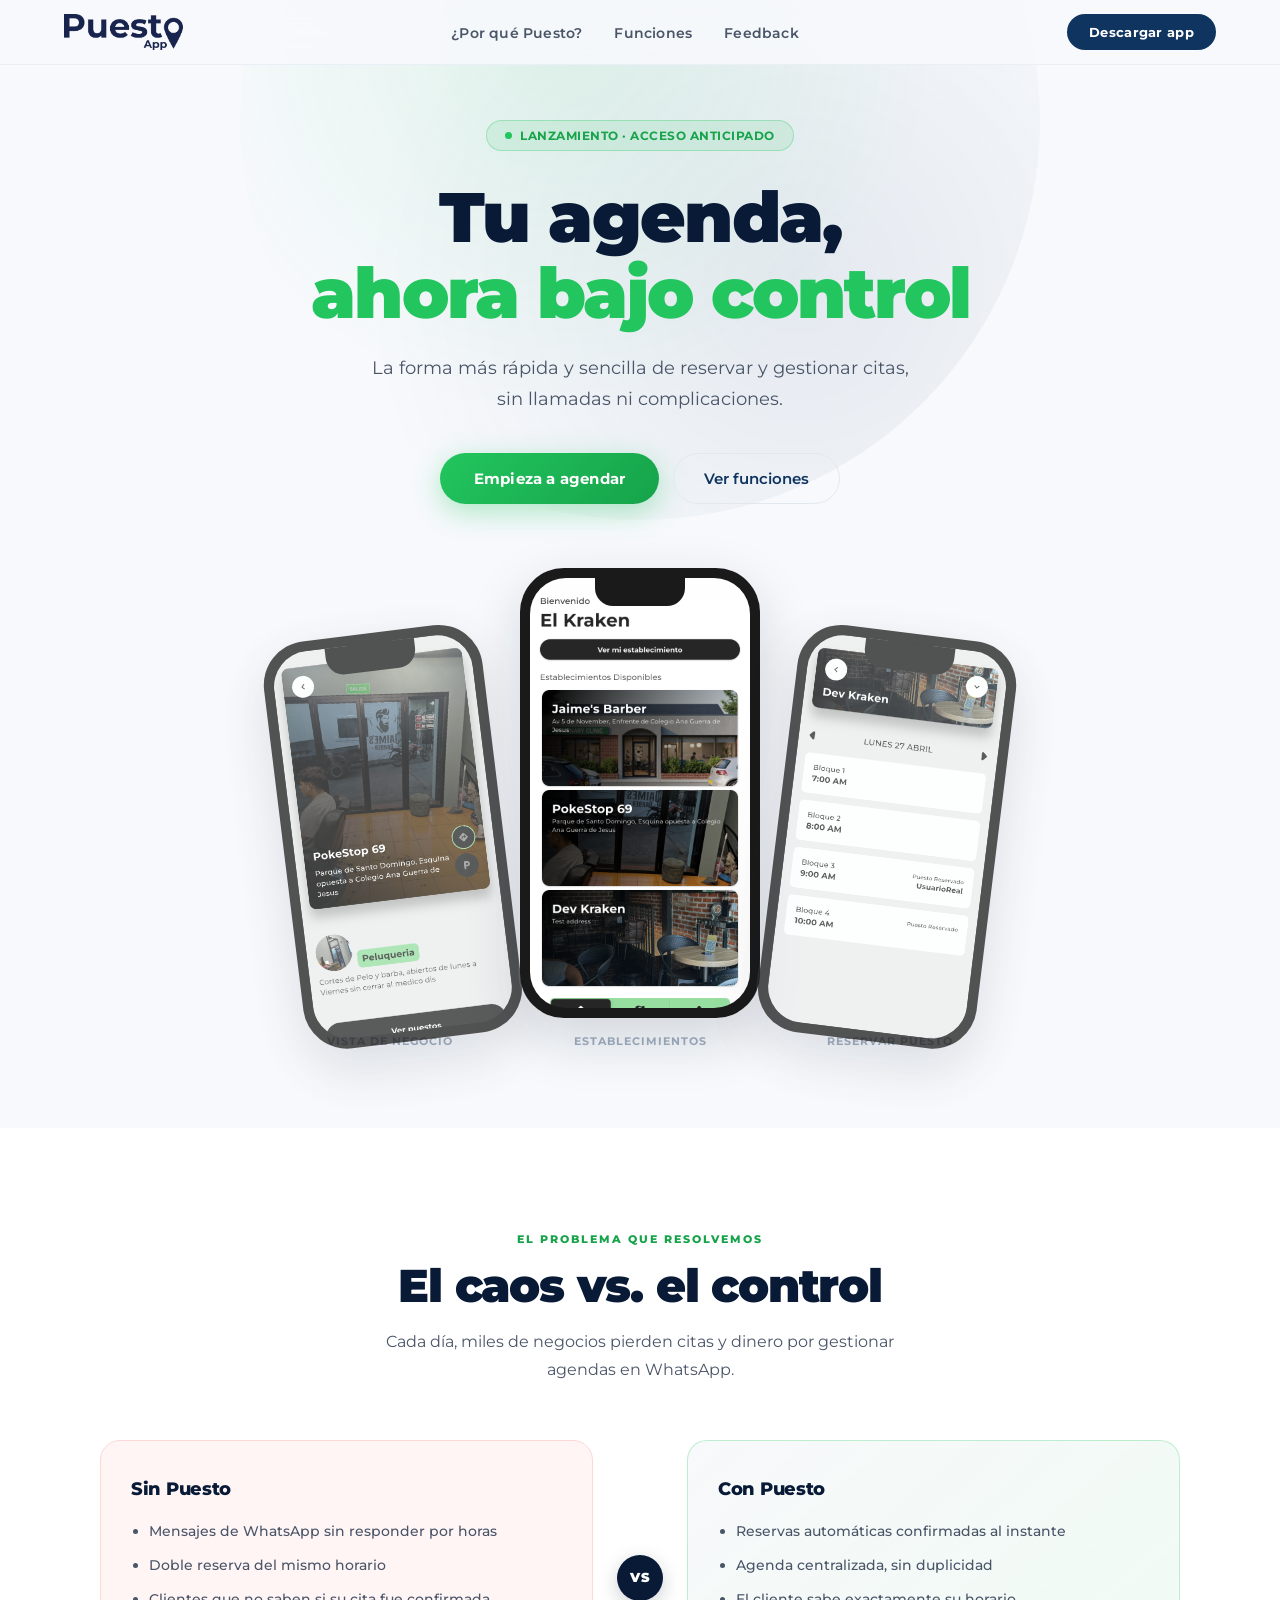
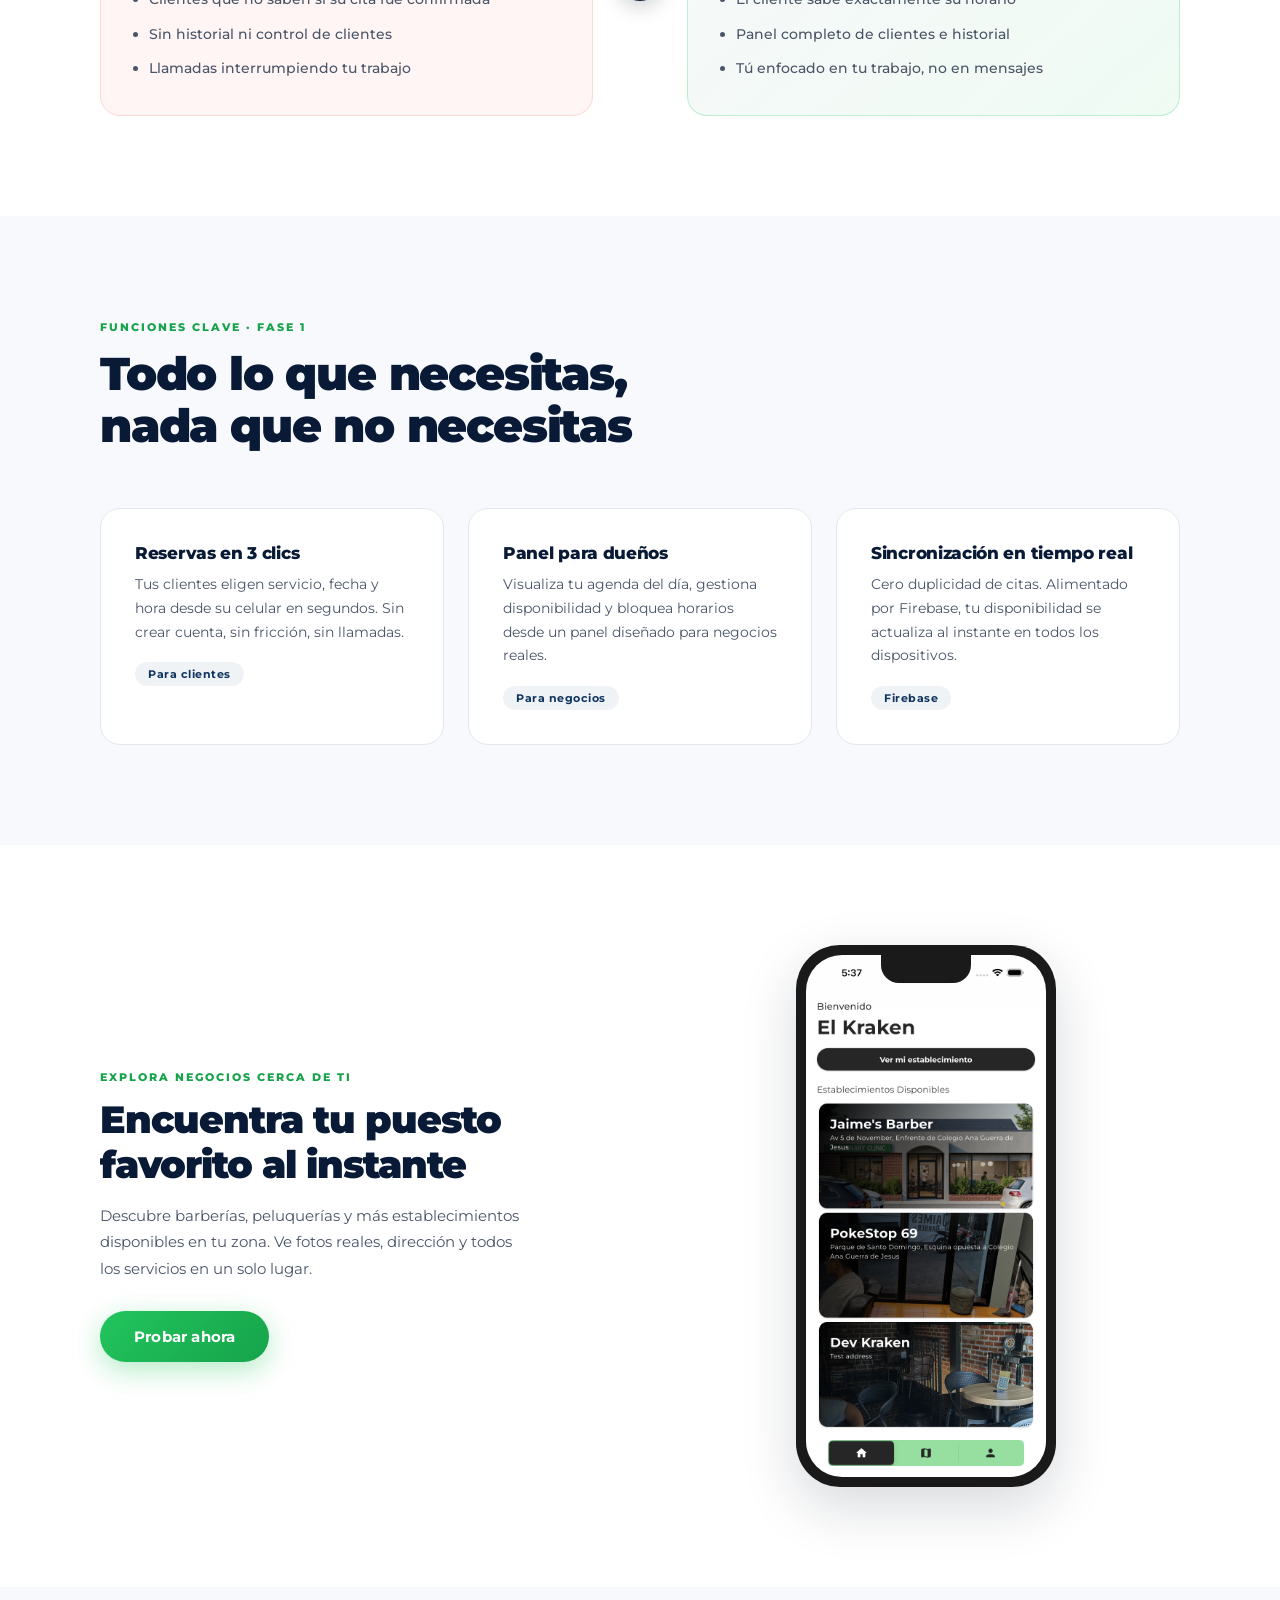
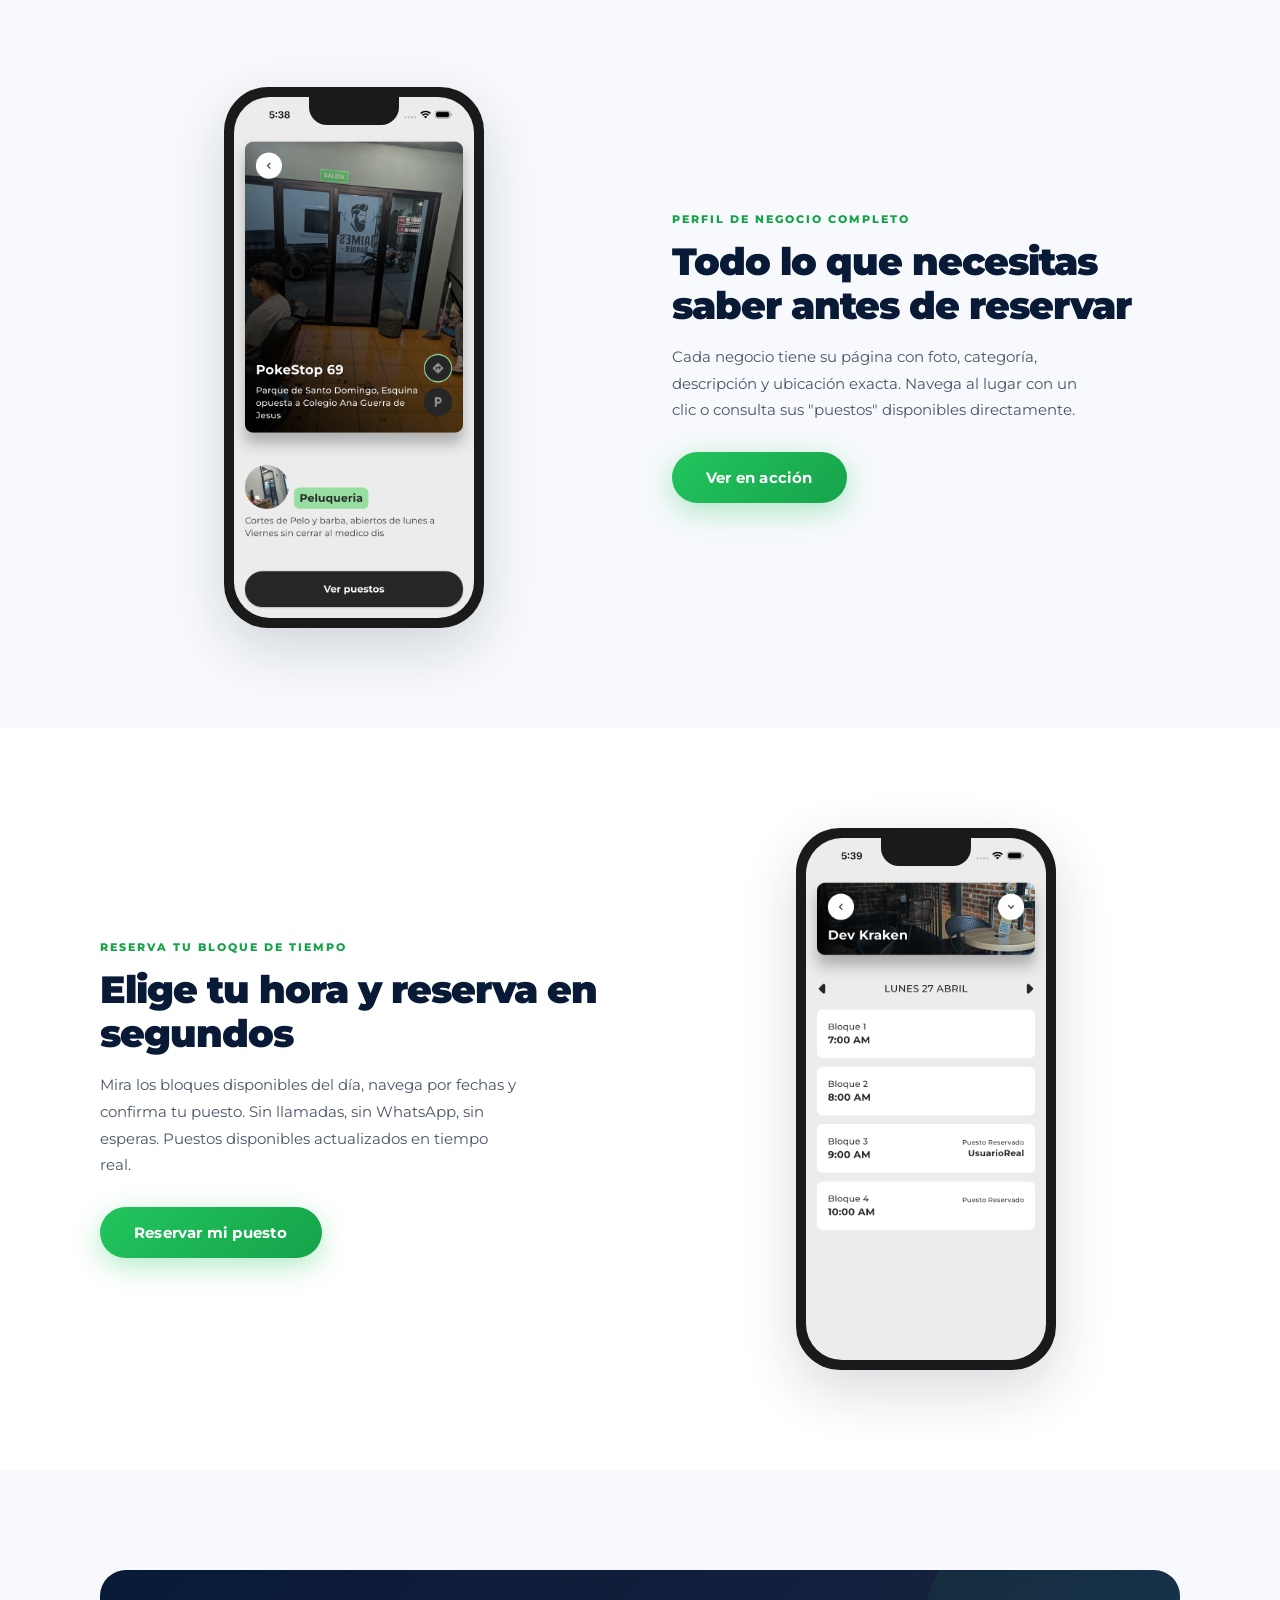
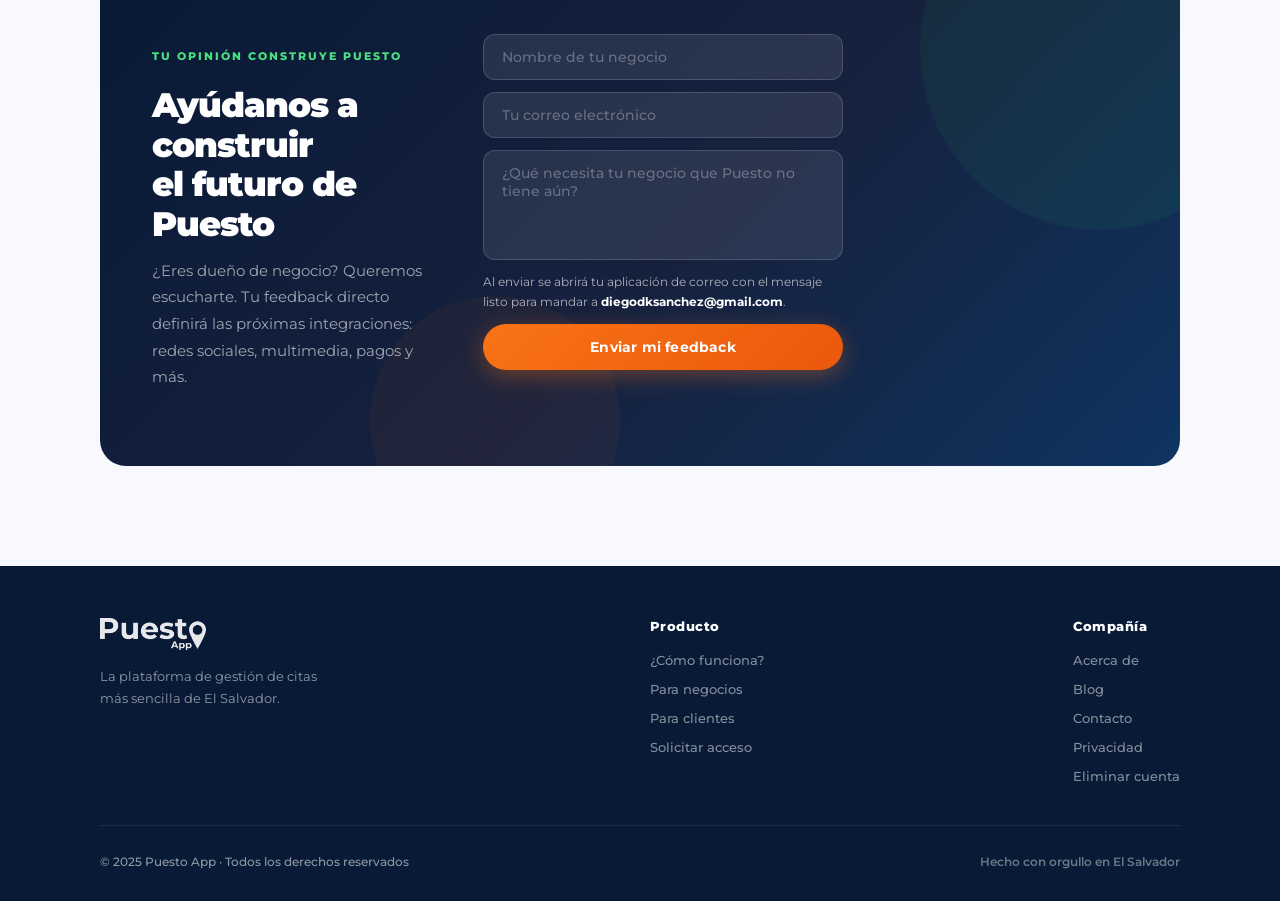
<file: index.html>
<!DOCTYPE html>
<html lang="es">
<head>
  <meta charset="UTF-8" />
  <meta name="viewport" content="width=device-width, initial-scale=1.0" />
  <title>Puesto App — Tu agenda, ahora bajo control</title>
  <link rel="preconnect" href="https://fonts.googleapis.com" />
  <link rel="preconnect" href="https://fonts.gstatic.com" crossorigin />
  <link href="https://fonts.googleapis.com/css2?family=Montserrat:ital,wght@0,300;0,400;0,500;0,600;0,700;0,800;0,900;1,300;1,400&display=swap" rel="stylesheet" />
  <link rel="stylesheet" href="styles.css" />
  <script src="script.js" defer></script>
</head>
<body>
  <nav>
    <a href="index.html" class="logo-link" aria-label="Ir al inicio">
      <img src="Puesto%20App.png" alt="Puesto App" class="logo-img" />
    </a>
    <ul class="nav-links">
      <li><a href="#problema">¿Por qué Puesto?</a></li>
      <li><a href="#features">Funciones</a></li>
      <li><a href="#feedback">Feedback</a></li>
    </ul>
    <a class="btn-nav" href="descarga.html">Descargar app</a>
  </nav>

  <section class="hero">
    <div class="hero-blob"></div>

    <div class="badge">
      <div class="badge-dot"></div>
      Lanzamiento · Acceso anticipado
    </div>

    <h1>Tu agenda,<br /><em>ahora bajo control</em></h1>

    <p>La forma más rápida y sencilla de reservar y gestionar citas, sin llamadas ni complicaciones.</p>

    <div class="hero-actions">
      <a href="descarga.html" class="btn-primary">Empieza a agendar</a>
      <a href="#features" class="btn-ghost">Ver funciones</a>
    </div>

    <div class="mockup-wrap">
      <div class="phone-frame side-left">
        <div class="phone-shell">
          <img src="local.png" alt="Detalle de negocio" class="phone-img" width="200" height="390" />
        </div>
        <div class="phone-label">Vista de negocio</div>
      </div>

      <div class="phone-frame main">
        <div class="phone-shell">
          <img src="puestos.png" alt="Establecimientos disponibles" class="phone-img" width="220" height="430" />
        </div>
        <div class="phone-label">Establecimientos</div>
      </div>

      <div class="phone-frame side-right">
        <div class="phone-shell">
          <img src="citas.png" alt="Reservar puesto" class="phone-img" width="200" height="390" />
        </div>
        <div class="phone-label">Reservar puesto</div>
      </div>
    </div>
  </section>

  <section class="compare" id="problema">
    <div class="compare-inner">
      <div class="section-tag">El problema que resolvemos</div>
      <h2 class="section-title">El caos vs. el control</h2>
      <p class="section-sub centered-section-sub">Cada día, miles de negocios pierden citas y dinero por gestionar agendas en WhatsApp.</p>

      <div class="compare-grid">
        <div class="compare-card problem">
          <h3>Sin Puesto</h3>
          <ul>
            <li>Mensajes de WhatsApp sin responder por horas</li>
            <li>Doble reserva del mismo horario</li>
            <li>Clientes que no saben si su cita fue confirmada</li>
            <li>Sin historial ni control de clientes</li>
            <li>Llamadas interrumpiendo tu trabajo</li>
          </ul>
        </div>

        <div class="compare-divider">
          <div class="vs-bubble">VS</div>
        </div>

        <div class="compare-card solution">
          <h3>Con Puesto</h3>
          <ul>
            <li>Reservas automáticas confirmadas al instante</li>
            <li>Agenda centralizada, sin duplicidad</li>
            <li>El cliente sabe exactamente su horario</li>
            <li>Panel completo de clientes e historial</li>
            <li>Tú enfocado en tu trabajo, no en mensajes</li>
          </ul>
        </div>
      </div>
    </div>
  </section>

  <section class="features" id="features">
    <div class="features-inner">
      <div class="section-tag">Funciones clave · Fase 1</div>
      <h2 class="section-title">Todo lo que necesitas,<br />nada que no necesitas</h2>

      <div class="features-grid">
        <div class="feat-card">
          <h3>Reservas en 3 clics</h3>
          <p>Tus clientes eligen servicio, fecha y hora desde su celular en segundos. Sin crear cuenta, sin fricción, sin llamadas.</p>
          <div class="feat-tag">Para clientes</div>
        </div>

        <div class="feat-card">
          <h3>Panel para dueños</h3>
          <p>Visualiza tu agenda del día, gestiona disponibilidad y bloquea horarios desde un panel diseñado para negocios reales.</p>
          <div class="feat-tag">Para negocios</div>
        </div>

        <div class="feat-card">
          <h3>Sincronización en tiempo real</h3>
          <p>Cero duplicidad de citas. Alimentado por Firebase, tu disponibilidad se actualiza al instante en todos los dispositivos.</p>
          <div class="feat-tag">Firebase</div>
        </div>
      </div>
    </div>
  </section>

  <section class="screens-section">
    <div class="screens-inner">
      <div class="screens-text">
        <div class="section-tag">Explora negocios cerca de ti</div>
        <h2>Encuentra tu puesto favorito al instante</h2>
        <p>Descubre barberías, peluquerías y más establecimientos disponibles en tu zona. Ve fotos reales, dirección y todos los servicios en un solo lugar.</p>
        <div class="cta-inline">
          <a href="descarga.html" class="btn-primary">Probar ahora</a>
        </div>
      </div>
      <div class="screens-phone">
        <div class="phone-shell screens-shell-large">
          <img src="puestos.png" alt="Pantalla de establecimientos" class="phone-img screens-image-large" />
        </div>
      </div>
    </div>
  </section>

  <section class="screens-section screens-surface">
    <div class="screens-inner reverse">
      <div class="screens-text">
        <div class="section-tag">Perfil de negocio completo</div>
        <h2>Todo lo que necesitas saber antes de reservar</h2>
        <p>Cada negocio tiene su página con foto, categoría, descripción y ubicación exacta. Navega al lugar con un clic o consulta sus "puestos" disponibles directamente.</p>
        <div class="cta-inline">
          <a href="descarga.html" class="btn-primary">Ver en acción</a>
        </div>
      </div>
      <div class="screens-phone">
        <div class="phone-shell screens-shell-large">
          <img src="local.png" alt="Perfil de negocio" class="phone-img screens-image-large" />
        </div>
      </div>
    </div>
  </section>

  <section class="screens-section">
    <div class="screens-inner">
      <div class="screens-text">
        <div class="section-tag">Reserva tu bloque de tiempo</div>
        <h2>Elige tu hora y reserva en segundos</h2>
        <p>Mira los bloques disponibles del día, navega por fechas y confirma tu puesto. Sin llamadas, sin WhatsApp, sin esperas. Puestos disponibles actualizados en tiempo real.</p>
        <div class="cta-inline">
          <a href="descarga.html" class="btn-primary">Reservar mi puesto</a>
        </div>
      </div>
      <div class="screens-phone">
        <div class="phone-shell screens-shell-large">
          <img src="citas.png" alt="Pantalla de reservas" class="phone-img screens-image-large" />
        </div>
      </div>
    </div>
  </section>

  <section class="feedback feedback-section" id="feedback">
    <div class="feedback-inner">
      <div class="feedback-banner">
        <div class="feedback-text">
          <div class="section-tag">Tu opinión construye Puesto</div>
          <h2>Ayúdanos a construir<br />el futuro de Puesto</h2>
          <p>¿Eres dueño de negocio? Queremos escucharte. Tu feedback directo definirá las próximas integraciones: redes sociales, multimedia, pagos y más.</p>
        </div>

        <form class="feedback-form" id="feedback-form">
          <input type="text" name="businessName" placeholder="Nombre de tu negocio" aria-label="Nombre de tu negocio" required />
          <input type="email" name="email" placeholder="Tu correo electrónico" aria-label="Tu correo electrónico" required />
          <textarea name="message" rows="4" placeholder="¿Qué necesita tu negocio que Puesto no tiene aún?" aria-label="Describe el feedback para Puesto" required></textarea>
          <p class="feedback-note">
            Al enviar se abrirá tu aplicación de correo con el mensaje listo para mandar a
            <a href="mailto:diegodksanchez@gmail.com">diegodksanchez@gmail.com</a>.
          </p>
          <button type="submit" class="btn-orange">Enviar mi feedback</button>
          <p class="form-status" id="feedback-status" role="status" aria-live="polite"></p>
        </form>
      </div>
    </div>
  </section>

  <footer>
    <div class="footer-inner">
      <div class="footer-top">
        <div class="footer-brand">
          <img src="Puesto%20App.png" alt="Puesto App" class="footer-logo-img" />
          <p>La plataforma de gestión de citas más sencilla de El Salvador.</p>
        </div>

        <div class="footer-links">
          <h4>Producto</h4>
          <ul>
            <li><a href="#features">¿Cómo funciona?</a></li>
            <li><a href="#problema">Para negocios</a></li>
            <li><a href="descarga.html">Para clientes</a></li>
            <li><a href="#feedback">Solicitar acceso</a></li>
          </ul>
        </div>

        <div class="footer-links">
          <h4>Compañía</h4>
          <ul>
            <li><a href="index.html">Acerca de</a></li>
            <li><a href="#features">Blog</a></li>
            <li><a href="mailto:diegodksanchez@gmail.com">Contacto</a></li>
            <li><a href="privacy.html">Privacidad</a></li>
            <li><a href="delete-account.html">Eliminar cuenta</a></li>
          </ul>
        </div>
      </div>

      <div class="footer-bottom">
        <p>© 2025 Puesto App · Todos los derechos reservados</p>
        <div class="made-sv">
          Hecho con orgullo en El Salvador
        </div>
      </div>
    </div>
  </footer>
</body>
</html>
</file>
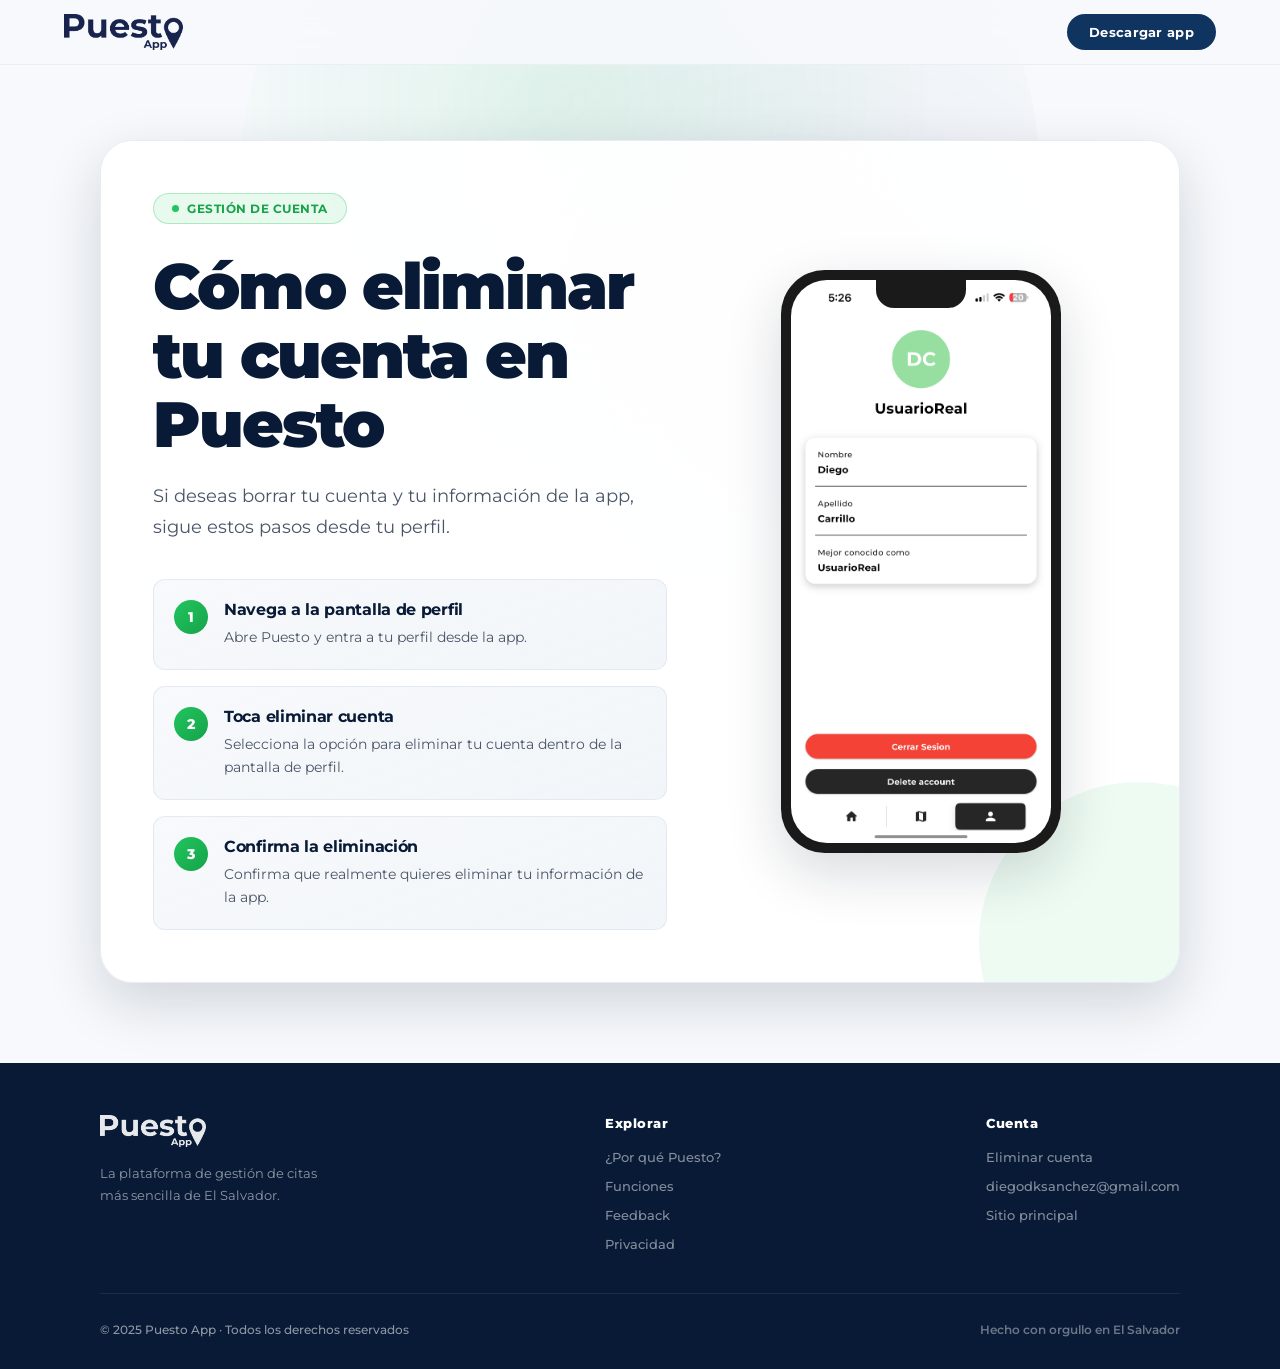
<file: delete-account.html>
<!DOCTYPE html>
<html lang="es">
<head>
  <meta charset="UTF-8" />
  <meta name="viewport" content="width=device-width, initial-scale=1.0" />
  <title>Eliminar cuenta | Puesto App</title>
  <link rel="preconnect" href="https://fonts.googleapis.com" />
  <link rel="preconnect" href="https://fonts.gstatic.com" crossorigin />
  <link href="https://fonts.googleapis.com/css2?family=Montserrat:ital,wght@0,300;0,400;0,500;0,600;0,700;0,800;0,900;1,300;1,400&display=swap" rel="stylesheet" />
  <link rel="stylesheet" href="styles.css" />
</head>
<body class="delete-account-page">
  <nav>
    <a href="index.html" class="logo-link" aria-label="Ir al inicio">
      <img src="Puesto%20App.png" alt="Puesto App" class="logo-img" />
    </a>
    <a class="btn-nav" href="descarga.html">Descargar app</a>
  </nav>

  <main class="delete-account-main">
    <div class="hero-blob delete-account-blob"></div>

    <section class="delete-account-panel">
      <div class="delete-account-copy">
        <div class="badge">
          <div class="badge-dot"></div>
          Gestión de cuenta
        </div>
        <h1>Cómo eliminar tu cuenta en Puesto</h1>
        <p>Si deseas borrar tu cuenta y tu información de la app, sigue estos pasos desde tu perfil.</p>

        <ol class="delete-steps" aria-label="Pasos para eliminar una cuenta">
          <li>
            <span class="step-number">1</span>
            <div>
              <h2>Navega a la pantalla de perfil</h2>
              <p>Abre Puesto y entra a tu perfil desde la app.</p>
            </div>
          </li>
          <li>
            <span class="step-number">2</span>
            <div>
              <h2>Toca eliminar cuenta</h2>
              <p>Selecciona la opción para eliminar tu cuenta dentro de la pantalla de perfil.</p>
            </div>
          </li>
          <li>
            <span class="step-number">3</span>
            <div>
              <h2>Confirma la eliminación</h2>
              <p>Confirma que realmente quieres eliminar tu información de la app.</p>
            </div>
          </li>
        </ol>
      </div>

      <div class="delete-account-preview" aria-label="Captura de pantalla de eliminar cuenta">
        <div class="phone-shell delete-account-shell">
          <img src="delete_account.PNG" alt="Pantalla de perfil con opción para eliminar cuenta" class="phone-img delete-account-image" />
        </div>
      </div>
    </section>
  </main>

  <footer>
    <div class="footer-inner">
      <div class="footer-top">
        <div class="footer-brand">
          <img src="Puesto%20App.png" alt="Puesto App" class="footer-logo-img" />
          <p>La plataforma de gestión de citas más sencilla de El Salvador.</p>
        </div>

        <div class="footer-links">
          <h4>Explorar</h4>
          <ul>
            <li><a href="index.html#problema">¿Por qué Puesto?</a></li>
            <li><a href="index.html#features">Funciones</a></li>
            <li><a href="index.html#feedback">Feedback</a></li>
            <li><a href="privacy.html">Privacidad</a></li>
          </ul>
        </div>

        <div class="footer-links">
          <h4>Cuenta</h4>
          <ul>
            <li><a href="delete-account.html">Eliminar cuenta</a></li>
            <li><a href="mailto:diegodksanchez@gmail.com">diegodksanchez@gmail.com</a></li>
            <li><a href="index.html">Sitio principal</a></li>
          </ul>
        </div>
      </div>

      <div class="footer-bottom">
        <p>© 2025 Puesto App · Todos los derechos reservados</p>
        <div class="made-sv">
          Hecho con orgullo en El Salvador
        </div>
      </div>
    </div>
  </footer>
</body>
</html>
</file>
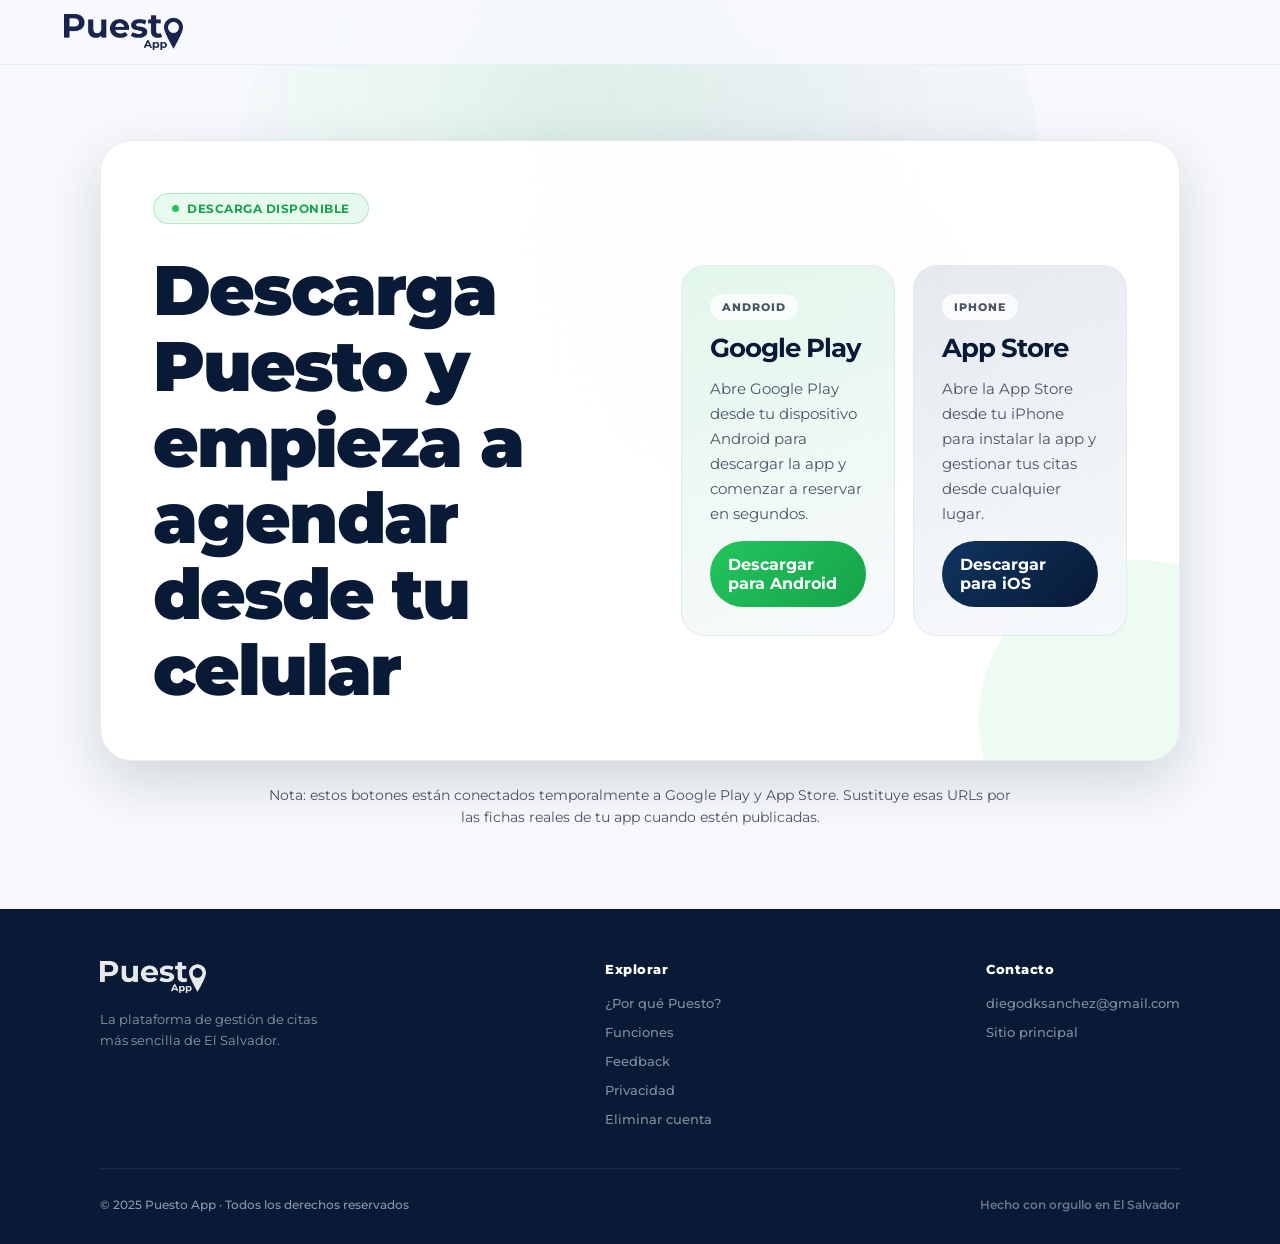
<file: descarga.html>
<!DOCTYPE html>
<html lang="es">
<head>
  <meta charset="UTF-8" />
  <meta name="viewport" content="width=device-width, initial-scale=1.0" />
  <title>Descarga Puesto App</title>
  <link rel="preconnect" href="https://fonts.googleapis.com" />
  <link rel="preconnect" href="https://fonts.gstatic.com" crossorigin />
  <link href="https://fonts.googleapis.com/css2?family=Montserrat:ital,wght@0,300;0,400;0,500;0,600;0,700;0,800;0,900;1,300;1,400&display=swap" rel="stylesheet" />
  <link rel="stylesheet" href="styles.css" />
  <script src="download.js" defer></script>
</head>
<body class="download-page">
  <nav>
    <a href="index.html" class="logo-link" aria-label="Ir al inicio">
      <img src="Puesto%20App.png" alt="Puesto App" class="logo-img" />
    </a>
  </nav>

  <main class="download-main">
    <div class="hero-blob download-blob"></div>

    <section class="download-panel">
      <div class="download-copy">
        <div class="badge">
          <div class="badge-dot"></div>
          Descarga disponible
        </div>
        <h1 class="download-default-title">Descarga Puesto y empieza a agendar desde tu celular</h1>
        <div id="establishment-actions" hidden>
          <h1>Tu establecimiento está en Puesto</h1>
          <p id="open-app-help">Abre la app para ver este establecimiento.<br />Necesitas tener Puesto instalado.</p>
          <div class="download-actions">
            <a id="open-establishment" class="btn-primary" aria-describedby="open-app-help install-help">Abrir en Puesto</a>
          </div>

        </div>
      </div>

      <div class="download-store-grid">
        <div class="establishment-download-help">
          <h2>¿Aún no tienes Puesto?</h2>
          <p id="install-help">Descarga la app. Después de instalarla, vuelve a esta página y toca “Abrir en Puesto”, o escanea el QR de nuevo.</p>
        </div>
        <a class="store-card android" href="https://play.google.com/store/apps/details?id=xyz.devkraken.puesto&hl=en" target="_blank" rel="noopener noreferrer">
          <span class="platform-badge">Android</span>
          <h2>Google Play</h2>
          <p>Abre Google Play desde tu dispositivo Android para descargar la app y comenzar a reservar en segundos.</p>
          <span class="store-button">Descargar para Android</span>
        </a>

        <a class="store-card ios" href="https://apps.apple.com/us/app/puesto-app/id6762577896" target="_blank" rel="noopener noreferrer">
          <span class="platform-badge">iPhone</span>
          <h2>App Store</h2>
          <p>Abre la App Store desde tu iPhone para instalar la app y gestionar tus citas desde cualquier lugar.</p>
          <span class="store-button">Descargar para iOS</span>
        </a>
      </div>
    </section>

    <p class="download-note">Nota: estos botones están conectados temporalmente a Google Play y App Store. Sustituye esas URLs por las fichas reales de tu app cuando estén publicadas.</p>
  </main>

  <footer>
    <div class="footer-inner">
      <div class="footer-top">
        <div class="footer-brand">
          <img src="Puesto%20App.png" alt="Puesto App" class="footer-logo-img" />
          <p>La plataforma de gestión de citas más sencilla de El Salvador.</p>
        </div>

        <div class="footer-links">
          <h4>Explorar</h4>
          <ul>
            <li><a href="index.html#problema">¿Por qué Puesto?</a></li>
            <li><a href="index.html#features">Funciones</a></li>
            <li><a href="index.html#feedback">Feedback</a></li>
            <li><a href="privacy.html">Privacidad</a></li>
            <li><a href="delete-account.html">Eliminar cuenta</a></li>
          </ul>
        </div>

        <div class="footer-links">
          <h4>Contacto</h4>
          <ul>
            <li><a href="mailto:diegodksanchez@gmail.com">diegodksanchez@gmail.com</a></li>
            <li><a href="index.html">Sitio principal</a></li>
          </ul>
        </div>
      </div>

      <div class="footer-bottom">
        <p>© 2025 Puesto App · Todos los derechos reservados</p>
        <div class="made-sv">
          Hecho con orgullo en El Salvador
        </div>
      </div>
    </div>
  </footer>
</body>
</html>
</file>
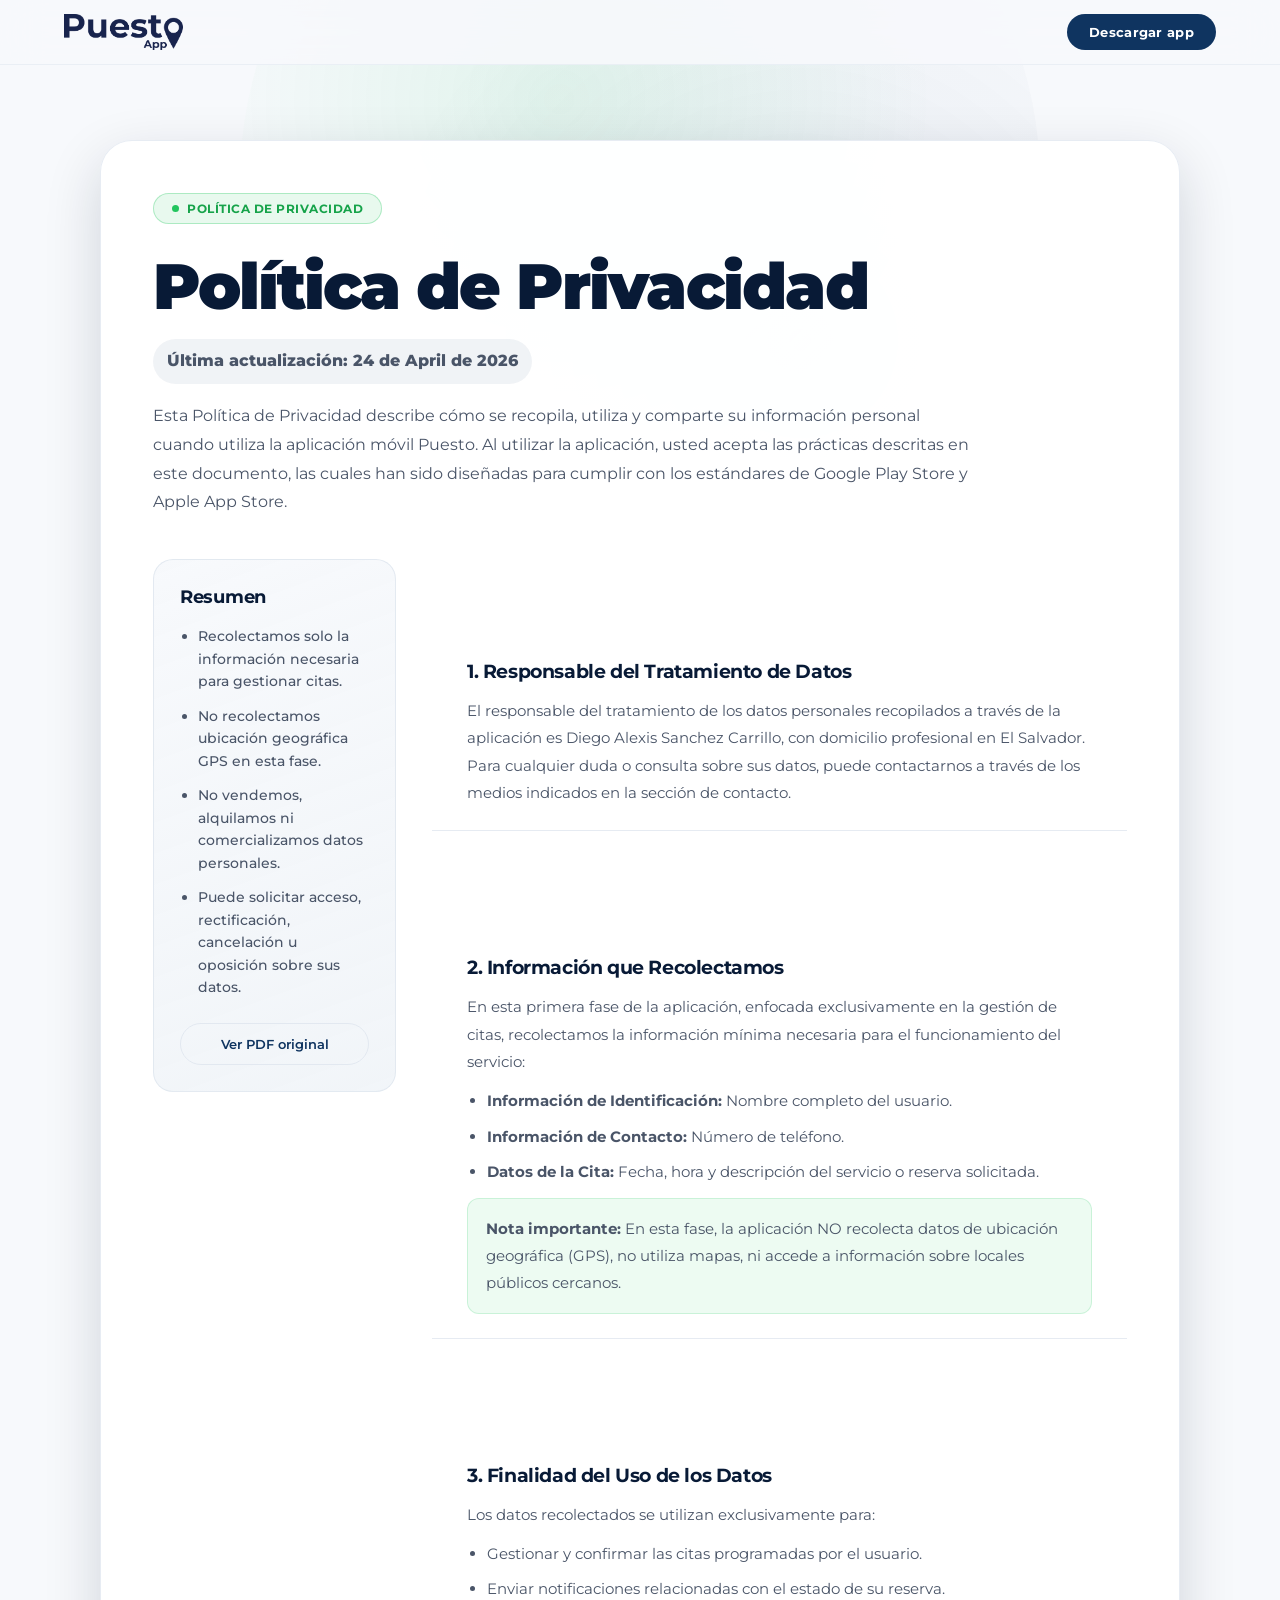
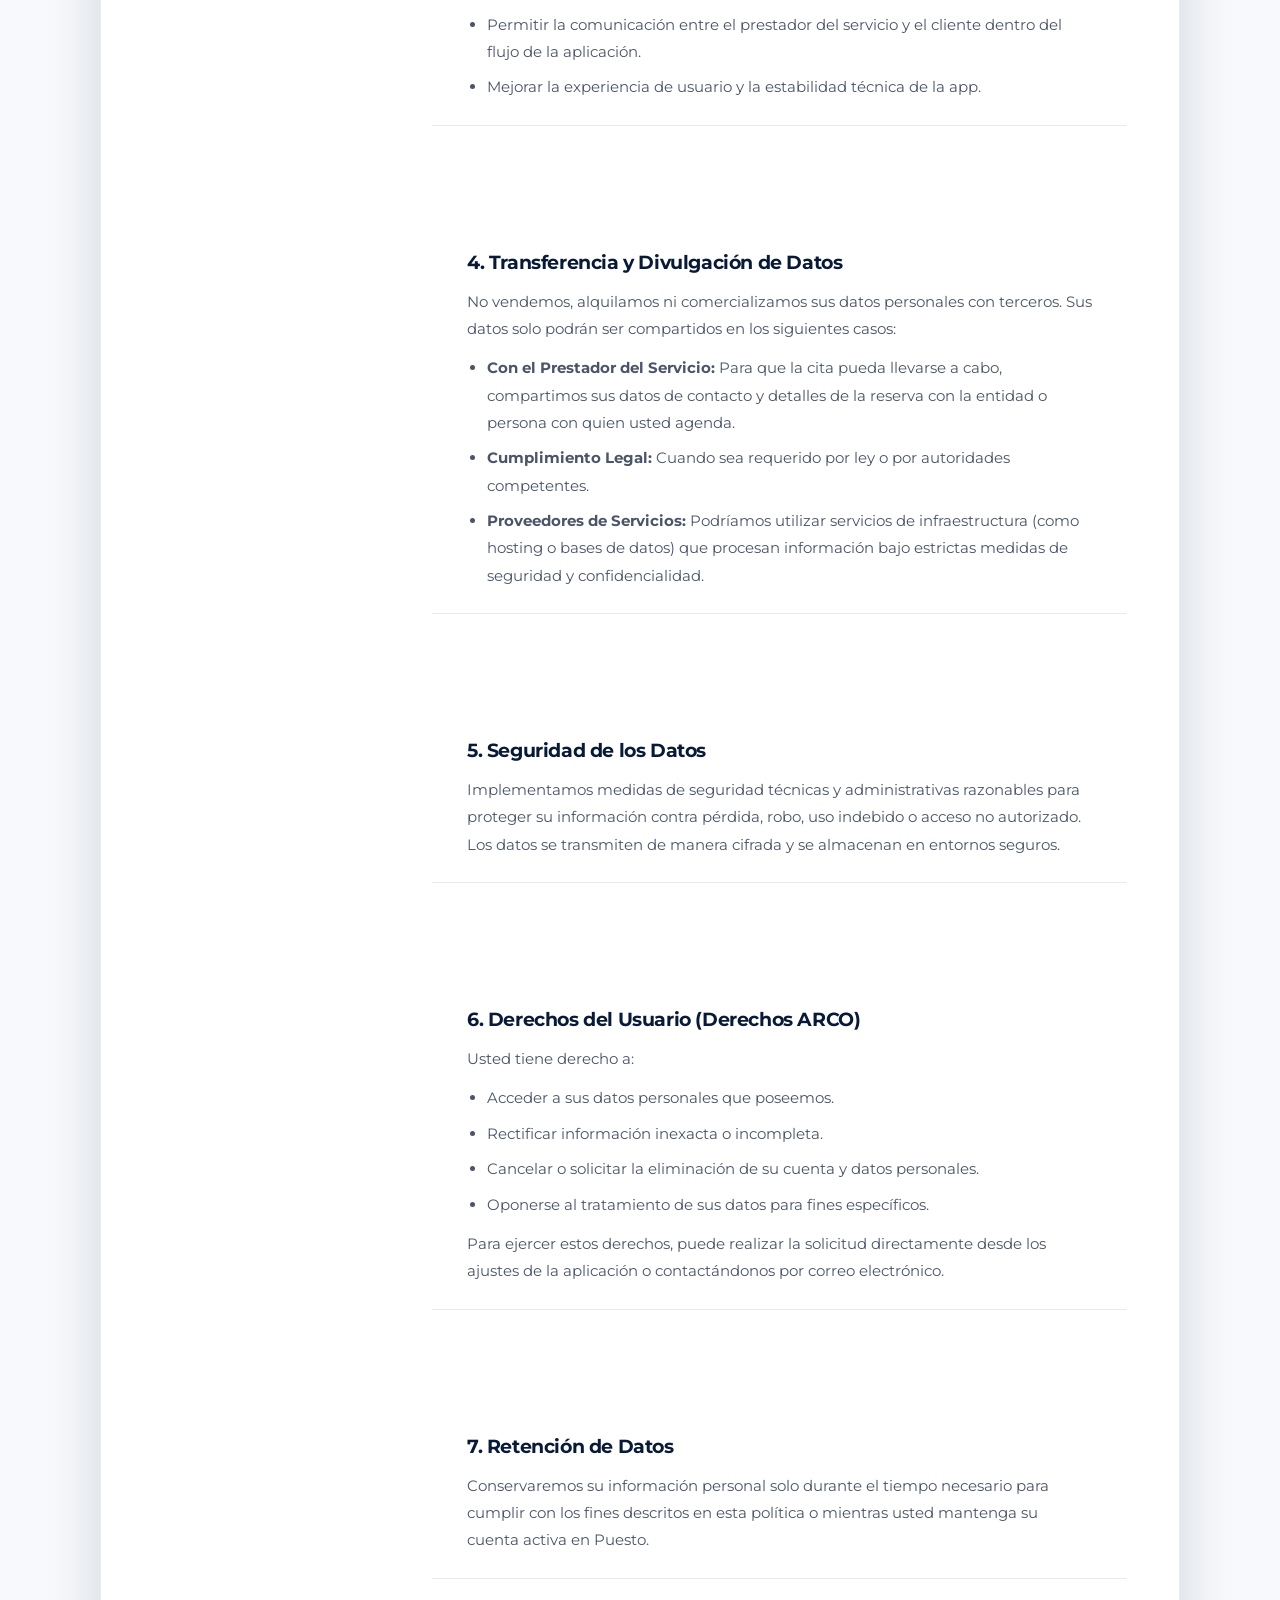
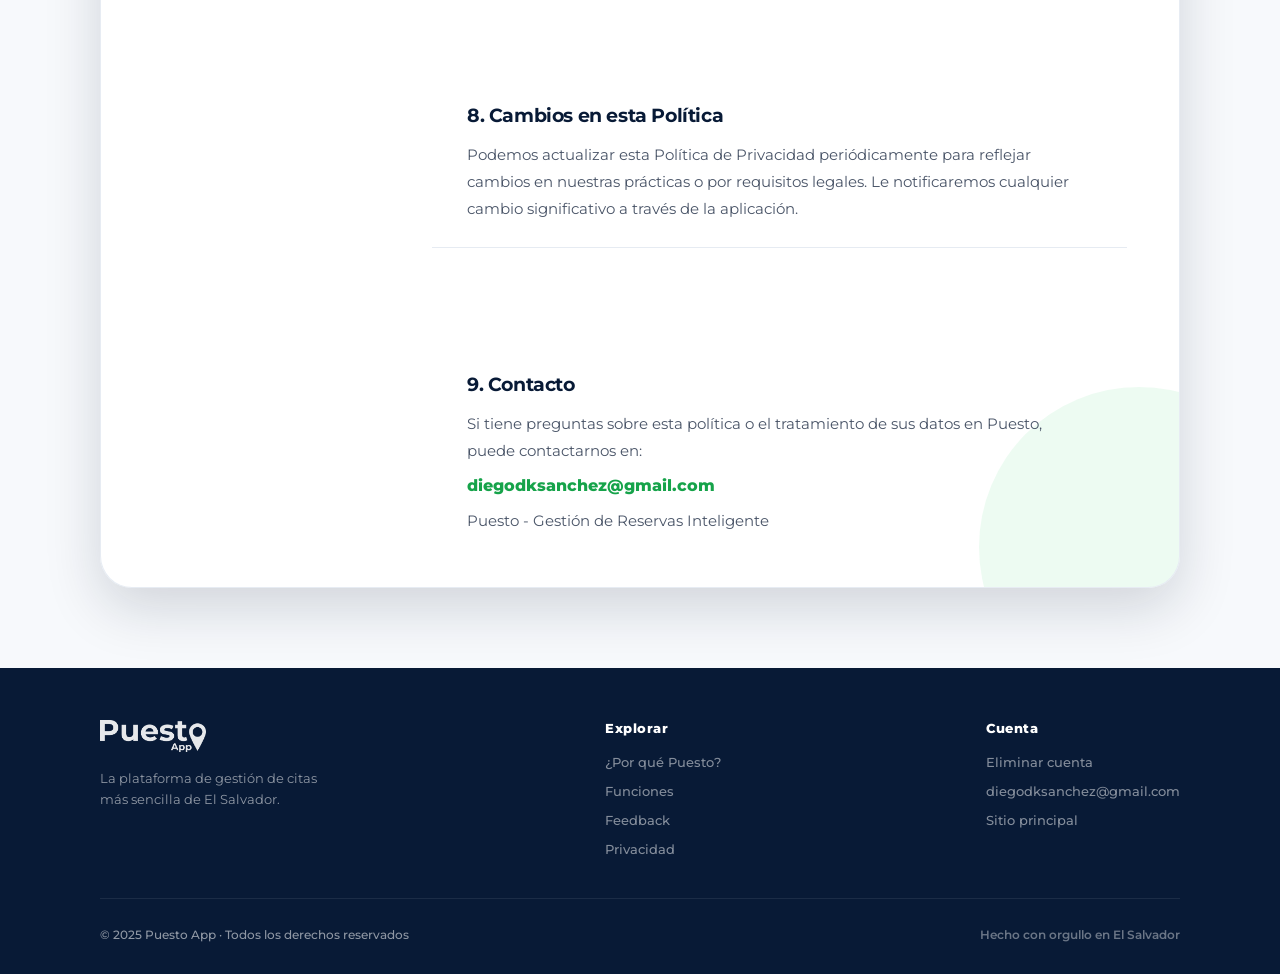
<file: privacy.html>
<!DOCTYPE html>
<html lang="es">
<head>
  <meta charset="UTF-8" />
  <meta name="viewport" content="width=device-width, initial-scale=1.0" />
  <title>Política de Privacidad | Puesto App</title>
  <link rel="preconnect" href="https://fonts.googleapis.com" />
  <link rel="preconnect" href="https://fonts.gstatic.com" crossorigin />
  <link href="https://fonts.googleapis.com/css2?family=Montserrat:ital,wght@0,300;0,400;0,500;0,600;0,700;0,800;0,900;1,300;1,400&display=swap" rel="stylesheet" />
  <link rel="stylesheet" href="styles.css" />
</head>
<body class="privacy-page">
  <nav>
    <a href="index.html" class="logo-link" aria-label="Ir al inicio">
      <img src="Puesto%20App.png" alt="Puesto App" class="logo-img" />
    </a>
    <a class="btn-nav" href="descarga.html">Descargar app</a>
  </nav>

  <main class="privacy-main">
    <div class="hero-blob privacy-blob"></div>

    <article class="privacy-panel">
      <header class="privacy-header">
        <div class="badge">
          <div class="badge-dot"></div>
          Política de privacidad
        </div>
        <h1>Política de Privacidad</h1>
        <p class="privacy-updated">Última actualización: 24 de April de 2026</p>
        <p>Esta Política de Privacidad describe cómo se recopila, utiliza y comparte su información personal cuando utiliza la aplicación móvil Puesto. Al utilizar la aplicación, usted acepta las prácticas descritas en este documento, las cuales han sido diseñadas para cumplir con los estándares de Google Play Store y Apple App Store.</p>
      </header>

      <div class="privacy-grid">
        <aside class="privacy-summary" aria-label="Resumen de privacidad">
          <h2>Resumen</h2>
          <ul>
            <li>Recolectamos solo la información necesaria para gestionar citas.</li>
            <li>No recolectamos ubicación geográfica GPS en esta fase.</li>
            <li>No vendemos, alquilamos ni comercializamos datos personales.</li>
            <li>Puede solicitar acceso, rectificación, cancelación u oposición sobre sus datos.</li>
          </ul>
          <a class="btn-ghost privacy-pdf-link" href="Politica_Privacidad_Puesto.pdf" target="_blank" rel="noopener noreferrer">Ver PDF original</a>
        </aside>

        <div class="privacy-content">
          <section class="privacy-section">
            <h2>1. Responsable del Tratamiento de Datos</h2>
            <p>El responsable del tratamiento de los datos personales recopilados a través de la aplicación es Diego Alexis Sanchez Carrillo, con domicilio profesional en El Salvador. Para cualquier duda o consulta sobre sus datos, puede contactarnos a través de los medios indicados en la sección de contacto.</p>
          </section>

          <section class="privacy-section">
            <h2>2. Información que Recolectamos</h2>
            <p>En esta primera fase de la aplicación, enfocada exclusivamente en la gestión de citas, recolectamos la información mínima necesaria para el funcionamiento del servicio:</p>
            <ul class="privacy-list">
              <li><strong>Información de Identificación:</strong> Nombre completo del usuario.</li>
              <li><strong>Información de Contacto:</strong> Número de teléfono.</li>
              <li><strong>Datos de la Cita:</strong> Fecha, hora y descripción del servicio o reserva solicitada.</li>
            </ul>
            <p class="privacy-note"><strong>Nota importante:</strong> En esta fase, la aplicación NO recolecta datos de ubicación geográfica (GPS), no utiliza mapas, ni accede a información sobre locales públicos cercanos.</p>
          </section>

          <section class="privacy-section">
            <h2>3. Finalidad del Uso de los Datos</h2>
            <p>Los datos recolectados se utilizan exclusivamente para:</p>
            <ul class="privacy-list">
              <li>Gestionar y confirmar las citas programadas por el usuario.</li>
              <li>Enviar notificaciones relacionadas con el estado de su reserva.</li>
              <li>Permitir la comunicación entre el prestador del servicio y el cliente dentro del flujo de la aplicación.</li>
              <li>Mejorar la experiencia de usuario y la estabilidad técnica de la app.</li>
            </ul>
          </section>

          <section class="privacy-section">
            <h2>4. Transferencia y Divulgación de Datos</h2>
            <p>No vendemos, alquilamos ni comercializamos sus datos personales con terceros. Sus datos solo podrán ser compartidos en los siguientes casos:</p>
            <ul class="privacy-list">
              <li><strong>Con el Prestador del Servicio:</strong> Para que la cita pueda llevarse a cabo, compartimos sus datos de contacto y detalles de la reserva con la entidad o persona con quien usted agenda.</li>
              <li><strong>Cumplimiento Legal:</strong> Cuando sea requerido por ley o por autoridades competentes.</li>
              <li><strong>Proveedores de Servicios:</strong> Podríamos utilizar servicios de infraestructura (como hosting o bases de datos) que procesan información bajo estrictas medidas de seguridad y confidencialidad.</li>
            </ul>
          </section>

          <section class="privacy-section">
            <h2>5. Seguridad de los Datos</h2>
            <p>Implementamos medidas de seguridad técnicas y administrativas razonables para proteger su información contra pérdida, robo, uso indebido o acceso no autorizado. Los datos se transmiten de manera cifrada y se almacenan en entornos seguros.</p>
          </section>

          <section class="privacy-section">
            <h2>6. Derechos del Usuario (Derechos ARCO)</h2>
            <p>Usted tiene derecho a:</p>
            <ul class="privacy-list">
              <li>Acceder a sus datos personales que poseemos.</li>
              <li>Rectificar información inexacta o incompleta.</li>
              <li>Cancelar o solicitar la eliminación de su cuenta y datos personales.</li>
              <li>Oponerse al tratamiento de sus datos para fines específicos.</li>
            </ul>
            <p>Para ejercer estos derechos, puede realizar la solicitud directamente desde los ajustes de la aplicación o contactándonos por correo electrónico.</p>
          </section>

          <section class="privacy-section">
            <h2>7. Retención de Datos</h2>
            <p>Conservaremos su información personal solo durante el tiempo necesario para cumplir con los fines descritos en esta política o mientras usted mantenga su cuenta activa en Puesto.</p>
          </section>

          <section class="privacy-section">
            <h2>8. Cambios en esta Política</h2>
            <p>Podemos actualizar esta Política de Privacidad periódicamente para reflejar cambios en nuestras prácticas o por requisitos legales. Le notificaremos cualquier cambio significativo a través de la aplicación.</p>
          </section>

          <section class="privacy-section privacy-contact">
            <h2>9. Contacto</h2>
            <p>Si tiene preguntas sobre esta política o el tratamiento de sus datos en Puesto, puede contactarnos en:</p>
            <a href="mailto:diegodksanchez@gmail.com">diegodksanchez@gmail.com</a>
            <p>Puesto - Gestión de Reservas Inteligente</p>
          </section>
        </div>
      </div>
    </article>
  </main>

  <footer>
    <div class="footer-inner">
      <div class="footer-top">
        <div class="footer-brand">
          <img src="Puesto%20App.png" alt="Puesto App" class="footer-logo-img" />
          <p>La plataforma de gestión de citas más sencilla de El Salvador.</p>
        </div>

        <div class="footer-links">
          <h4>Explorar</h4>
          <ul>
            <li><a href="index.html#problema">¿Por qué Puesto?</a></li>
            <li><a href="index.html#features">Funciones</a></li>
            <li><a href="index.html#feedback">Feedback</a></li>
            <li><a href="privacy.html">Privacidad</a></li>
          </ul>
        </div>

        <div class="footer-links">
          <h4>Cuenta</h4>
          <ul>
            <li><a href="delete-account.html">Eliminar cuenta</a></li>
            <li><a href="mailto:diegodksanchez@gmail.com">diegodksanchez@gmail.com</a></li>
            <li><a href="index.html">Sitio principal</a></li>
          </ul>
        </div>
      </div>

      <div class="footer-bottom">
        <p>© 2025 Puesto App · Todos los derechos reservados</p>
        <div class="made-sv">
          Hecho con orgullo en El Salvador
        </div>
      </div>
    </div>
  </footer>
</body>
</html>
</file>
<file: styles.css>
*, *::before, *::after {
  box-sizing: border-box;
  margin: 0;
  padding: 0;
}

:root {
  --ink: #0d1b2a;
  --ink-muted: #4a5568;
  --ink-faint: #a0aec0;
  --sky: #0f3460;
  --sky-deep: #081a36;
  --emerald: #22c55e;
  --emerald-dark: #16a34a;
  --emerald-light: #4ade80;
  --orange: #f97316;
  --surface: #f7f9fc;
  --white: #ffffff;
  --border: #e2e8f0;
  --radius: 20px;
  --radius-sm: 12px;
  --shadow: 0 4px 24px rgba(13, 27, 42, 0.08);
  --shadow-lg: 0 20px 56px rgba(13, 27, 42, 0.16);
  --font: "Montserrat", sans-serif;
}

html {
  scroll-behavior: smooth;
}

body {
  font-family: var(--font);
  background: var(--surface);
  color: var(--ink);
  overflow-x: hidden;
}

img {
  max-width: 100%;
}

a {
  color: inherit;
}

nav {
  position: fixed;
  top: 0;
  left: 0;
  right: 0;
  z-index: 100;
  display: flex;
  align-items: center;
  justify-content: space-between;
  gap: 24px;
  padding: 14px 5%;
  background: rgba(247, 249, 252, 0.88);
  backdrop-filter: blur(20px);
  -webkit-backdrop-filter: blur(20px);
  border-bottom: 1px solid rgba(226, 232, 240, 0.6);
}

.logo-link {
  display: inline-flex;
  align-items: center;
}

.logo-img {
  height: 36px;
  width: auto;
  filter: brightness(0) saturate(100%) invert(14%) sepia(80%) saturate(700%) hue-rotate(195deg) brightness(85%);
}

.nav-links {
  display: flex;
  gap: 32px;
  list-style: none;
}

.nav-links a {
  text-decoration: none;
  color: var(--ink-muted);
  font-size: 0.85rem;
  font-weight: 600;
  letter-spacing: 0.2px;
  transition: color 0.2s;
}

.nav-links a:hover {
  color: var(--sky);
}

.btn-nav {
  display: inline-flex;
  align-items: center;
  justify-content: center;
  background: var(--sky);
  color: #fff;
  border: none;
  padding: 10px 22px;
  border-radius: 50px;
  font-family: var(--font);
  font-weight: 700;
  font-size: 0.82rem;
  letter-spacing: 0.3px;
  cursor: pointer;
  transition: background 0.2s, transform 0.15s;
  text-decoration: none;
}

.btn-nav:hover {
  background: var(--sky-deep);
  transform: translateY(-1px);
}

.hero {
  min-height: 100vh;
  display: flex;
  flex-direction: column;
  align-items: center;
  justify-content: center;
  text-align: center;
  padding: 120px 5% 80px;
  position: relative;
  overflow: hidden;
}

.hero-blob {
  position: absolute;
  width: 800px;
  height: 800px;
  border-radius: 50%;
  background: radial-gradient(circle at 40% 40%, rgba(34, 197, 94, 0.1), transparent 55%),
    radial-gradient(circle at 70% 70%, rgba(15, 52, 96, 0.08), transparent 55%);
  top: -280px;
  left: 50%;
  transform: translateX(-50%);
  pointer-events: none;
  animation: blobPulse 8s ease-in-out infinite alternate;
}

@keyframes blobPulse {
  from {
    transform: translateX(-50%) scale(1);
    opacity: 0.7;
  }

  to {
    transform: translateX(-50%) scale(1.1);
    opacity: 1;
  }
}

.badge {
  display: inline-flex;
  align-items: center;
  gap: 8px;
  background: rgba(34, 197, 94, 0.1);
  color: var(--emerald-dark);
  border: 1px solid rgba(34, 197, 94, 0.3);
  padding: 7px 18px;
  border-radius: 50px;
  font-size: 0.75rem;
  font-weight: 700;
  letter-spacing: 0.5px;
  text-transform: uppercase;
  margin-bottom: 28px;
  animation: fadeUp 0.6s ease both;
}

.badge-dot {
  width: 7px;
  height: 7px;
  border-radius: 50%;
  background: var(--emerald);
  animation: blink 1.4s ease-in-out infinite;
}

@keyframes blink {
  0%,
  100% {
    opacity: 1;
  }

  50% {
    opacity: 0.2;
  }
}

.hero h1,
.download-copy h1 {
  font-family: var(--font);
  font-weight: 900;
  font-size: clamp(2.4rem, 6vw, 4.4rem);
  line-height: 1.08;
  color: var(--sky-deep);
  max-width: 740px;
  letter-spacing: -2px;
  animation: fadeUp 0.7s 0.1s ease both;
}

.hero h1 em {
  font-style: normal;
  color: var(--emerald);
}

.hero p,
.download-copy p {
  margin-top: 22px;
  font-size: clamp(0.95rem, 2vw, 1.1rem);
  color: var(--ink-muted);
  max-width: 540px;
  line-height: 1.75;
  font-weight: 400;
  animation: fadeUp 0.7s 0.2s ease both;
}

.hero-actions,
.download-actions {
  margin-top: 38px;
  display: flex;
  gap: 14px;
  flex-wrap: wrap;
}

.hero-actions {
  justify-content: center;
  animation: fadeUp 0.7s 0.3s ease both;
}

.btn-primary {
  display: inline-flex;
  align-items: center;
  gap: 8px;
  justify-content: center;
  background: linear-gradient(135deg, var(--emerald), var(--emerald-dark));
  color: #fff;
  border: none;
  padding: 16px 34px;
  border-radius: 50px;
  font-family: var(--font);
  font-weight: 700;
  font-size: 0.95rem;
  letter-spacing: 0.2px;
  cursor: pointer;
  box-shadow: 0 8px 28px rgba(34, 197, 94, 0.35);
  transition: transform 0.2s, box-shadow 0.2s;
  text-decoration: none;
}

.btn-primary:hover {
  transform: translateY(-3px);
  box-shadow: 0 14px 36px rgba(34, 197, 94, 0.45);
}

.btn-ghost {
  display: inline-flex;
  align-items: center;
  gap: 8px;
  justify-content: center;
  background: transparent;
  color: var(--sky);
  border: 1.5px solid var(--border);
  padding: 15px 30px;
  border-radius: 50px;
  font-family: var(--font);
  font-weight: 600;
  font-size: 0.95rem;
  cursor: pointer;
  transition: border-color 0.2s, background 0.2s;
  text-decoration: none;
}

.btn-ghost:hover {
  border-color: var(--sky);
  background: rgba(15, 52, 96, 0.04);
}

.mockup-wrap {
  margin-top: 64px;
  display: flex;
  gap: 20px;
  justify-content: center;
  align-items: flex-end;
  animation: fadeUp 0.9s 0.4s ease both;
  flex-wrap: wrap;
}

.phone-frame {
  position: relative;
  display: flex;
  flex-direction: column;
  align-items: center;
}

.phone-shell {
  background: #1a1a1a;
  border-radius: 44px;
  padding: 10px;
  box-shadow: var(--shadow-lg), 0 0 0 1.5px rgba(255, 255, 255, 0.12);
  position: relative;
}

.phone-shell::before {
  content: "";
  position: absolute;
  top: 10px;
  left: 50%;
  transform: translateX(-50%);
  width: 90px;
  height: 28px;
  background: #1a1a1a;
  border-radius: 0 0 18px 18px;
  z-index: 2;
}

.phone-img {
  display: block;
  border-radius: 36px;
  object-fit: cover;
}

.phone-frame.main .phone-shell {
  transform: scale(1);
}

.phone-frame.side-left .phone-shell {
  transform: rotate(-7deg) translateY(24px);
  opacity: 0.75;
}

.phone-frame.side-right .phone-shell {
  transform: rotate(7deg) translateY(24px);
  opacity: 0.75;
}

.phone-label {
  margin-top: 16px;
  font-size: 0.7rem;
  font-weight: 700;
  letter-spacing: 1px;
  text-transform: uppercase;
  color: var(--ink-faint);
}

@keyframes fadeUp {
  from {
    opacity: 0;
    transform: translateY(24px);
  }

  to {
    opacity: 1;
    transform: translateY(0);
  }
}

section {
  padding: 100px 5%;
}

.section-tag {
  display: inline-block;
  font-size: 0.7rem;
  font-weight: 800;
  letter-spacing: 2px;
  text-transform: uppercase;
  color: var(--emerald-dark);
  margin-bottom: 14px;
}

.section-title {
  font-family: var(--font);
  font-weight: 900;
  font-size: clamp(1.8rem, 4vw, 2.9rem);
  color: var(--sky-deep);
  line-height: 1.12;
  letter-spacing: -1.2px;
}

.section-sub {
  margin-top: 16px;
  font-size: 1rem;
  color: var(--ink-muted);
  font-weight: 400;
  max-width: 520px;
  line-height: 1.75;
}

.centered-section-sub {
  margin: 16px auto 0;
  text-align: center;
}

.compare {
  background: var(--white);
}

.compare-inner,
.features-inner,
.feedback-inner {
  max-width: 1080px;
  margin: 0 auto;
}

.compare-inner {
  text-align: center;
}

.compare-grid {
  margin-top: 56px;
  display: grid;
  grid-template-columns: 1fr auto 1fr;
  gap: 24px;
  align-items: stretch;
}

.compare-card {
  border-radius: var(--radius);
  padding: 36px 30px;
  text-align: left;
}

.compare-card.problem {
  background: #fff5f5;
  border: 1.5px solid #fed7d7;
}

.compare-card.solution {
  background: linear-gradient(140deg, rgba(15, 52, 96, 0.03), rgba(34, 197, 94, 0.07));
  border: 1.5px solid rgba(34, 197, 94, 0.25);
}

.compare-card h3 {
  font-family: var(--font);
  font-weight: 800;
  font-size: 1.15rem;
  color: var(--sky-deep);
  margin-bottom: 20px;
  letter-spacing: -0.3px;
}

.compare-card ul {
  list-style: disc;
  display: flex;
  flex-direction: column;
  gap: 12px;
  padding-left: 18px;
}

.compare-card li {
  font-size: 0.9rem;
  color: var(--ink-muted);
  line-height: 1.55;
  font-weight: 500;
}

.compare-divider {
  display: flex;
  align-items: center;
  justify-content: center;
}

.vs-bubble {
  width: 46px;
  height: 46px;
  border-radius: 50%;
  background: var(--sky-deep);
  color: #fff;
  display: flex;
  align-items: center;
  justify-content: center;
  font-family: var(--font);
  font-weight: 900;
  font-size: 0.8rem;
  letter-spacing: 1px;
  box-shadow: 0 6px 20px rgba(13, 27, 42, 0.2);
}

.features {
  background: var(--surface);
}

.features-grid {
  margin-top: 56px;
  display: grid;
  grid-template-columns: repeat(auto-fit, minmax(290px, 1fr));
  gap: 24px;
}

.feat-card {
  background: var(--white);
  border-radius: var(--radius);
  padding: 34px;
  border: 1px solid var(--border);
  transition: transform 0.25s, box-shadow 0.25s;
  position: relative;
  overflow: hidden;
}

.feat-card::before {
  content: "";
  position: absolute;
  top: 0;
  left: 0;
  right: 0;
  height: 4px;
  background: linear-gradient(90deg, var(--emerald), var(--sky));
  opacity: 0;
  transition: opacity 0.25s;
}

.feat-card:hover {
  transform: translateY(-5px);
  box-shadow: var(--shadow-lg);
}

.feat-card:hover::before {
  opacity: 1;
}

.feat-card h3 {
  font-family: var(--font);
  font-weight: 800;
  font-size: 1.05rem;
  color: var(--sky-deep);
  margin-bottom: 10px;
  letter-spacing: -0.3px;
}

.feat-card p {
  font-size: 0.9rem;
  color: var(--ink-muted);
  line-height: 1.65;
  font-weight: 400;
}

.feat-tag {
  display: inline-flex;
  align-items: center;
  gap: 5px;
  margin-top: 18px;
  background: rgba(15, 52, 96, 0.06);
  color: var(--sky);
  font-size: 0.7rem;
  font-weight: 700;
  letter-spacing: 0.5px;
  padding: 5px 13px;
  border-radius: 50px;
}

.screens-section {
  background: var(--white);
  padding: 100px 5%;
}

.screens-surface {
  background: var(--surface);
}

.screens-inner {
  max-width: 1080px;
  margin: 0 auto;
  display: grid;
  grid-template-columns: 1fr 1fr;
  gap: 64px;
  align-items: center;
}

.screens-inner.reverse {
  direction: rtl;
}

.screens-inner.reverse > * {
  direction: ltr;
}

.screens-text .section-tag {
  display: block;
}

.screens-text h2 {
  font-family: var(--font);
  font-weight: 900;
  font-size: clamp(1.6rem, 3.5vw, 2.4rem);
  color: var(--sky-deep);
  margin-top: 10px;
  line-height: 1.15;
  letter-spacing: -1px;
}

.screens-text p {
  margin-top: 16px;
  font-size: 0.95rem;
  color: var(--ink-muted);
  line-height: 1.75;
  font-weight: 400;
  max-width: 420px;
}

.cta-inline {
  margin-top: 28px;
}

.screens-phone {
  display: flex;
  justify-content: center;
  align-items: center;
}

.screens-shell-large {
  width: 260px;
}

.screens-image-large {
  width: 240px;
}

.feedback {
  padding: 0 5% 100px;
}

.feedback-section {
  padding-top: 100px;
}

.feedback-banner {
  background: linear-gradient(135deg, var(--sky-deep) 0%, #16213e 55%, #0f3460 100%);
  border-radius: 26px;
  padding: 64px 52px;
  display: grid;
  grid-template-columns: 1fr auto;
  align-items: center;
  gap: 48px;
  position: relative;
  overflow: hidden;
}

.feedback-banner::before {
  content: "";
  position: absolute;
  top: -100px;
  right: -100px;
  width: 360px;
  height: 360px;
  border-radius: 50%;
  background: rgba(34, 197, 94, 0.07);
  pointer-events: none;
}

.feedback-banner::after {
  content: "";
  position: absolute;
  bottom: -80px;
  left: 25%;
  width: 250px;
  height: 250px;
  border-radius: 50%;
  background: rgba(249, 115, 22, 0.05);
  pointer-events: none;
}

.feedback-text .section-tag {
  color: var(--emerald-light);
}

.feedback-text h2 {
  font-family: var(--font);
  font-weight: 900;
  font-size: clamp(1.5rem, 3vw, 2.1rem);
  color: #fff;
  line-height: 1.18;
  letter-spacing: -1px;
  margin-top: 8px;
  margin-bottom: 14px;
}

.feedback-text p {
  color: rgba(255, 255, 255, 0.6);
  font-size: 0.95rem;
  font-weight: 400;
  line-height: 1.75;
  max-width: 440px;
}

.feedback-form {
  display: flex;
  flex-direction: column;
  gap: 12px;
  width: min(100%, 360px);
  position: relative;
  z-index: 1;
}

.feedback-form input,
.feedback-form textarea {
  background: rgba(255, 255, 255, 0.09);
  border: 1px solid rgba(255, 255, 255, 0.15);
  border-radius: var(--radius-sm);
  padding: 13px 18px;
  color: #fff;
  font-family: var(--font);
  font-size: 0.88rem;
  font-weight: 500;
  outline: none;
  transition: border-color 0.2s;
  resize: none;
}

.feedback-form textarea {
  min-height: 110px;
}

.feedback-form input::placeholder,
.feedback-form textarea::placeholder {
  color: rgba(255, 255, 255, 0.3);
}

.feedback-form input:focus,
.feedback-form textarea:focus {
  border-color: var(--emerald-light);
}

.feedback-note {
  font-size: 0.78rem;
  line-height: 1.6;
  color: rgba(255, 255, 255, 0.65);
}

.feedback-note a {
  color: #fff;
  font-weight: 700;
  text-decoration: none;
}

.feedback-note a:hover {
  text-decoration: underline;
}

.form-status {
  min-height: 1.3rem;
  font-size: 0.82rem;
  line-height: 1.5;
  font-weight: 600;
  color: rgba(255, 255, 255, 0.8);
}

.form-status.is-error {
  color: #fecaca;
}

.form-status.is-success {
  color: #bbf7d0;
}

.btn-orange {
  background: linear-gradient(135deg, var(--orange), #ea580c);
  color: #fff;
  border: none;
  padding: 14px 30px;
  border-radius: 50px;
  font-family: var(--font);
  font-weight: 700;
  font-size: 0.9rem;
  letter-spacing: 0.2px;
  cursor: pointer;
  box-shadow: 0 6px 22px rgba(249, 115, 22, 0.35);
  transition: transform 0.2s, box-shadow 0.2s;
}

.btn-orange:hover {
  transform: translateY(-2px);
  box-shadow: 0 12px 30px rgba(249, 115, 22, 0.45);
}

.download-page {
  min-height: 100vh;
  display: flex;
  flex-direction: column;
}

.delete-account-page,
.privacy-page {
  min-height: 100vh;
  display: flex;
  flex-direction: column;
}

.page-nav-actions {
  display: flex;
  align-items: center;
  gap: 12px;
  flex-wrap: wrap;
}

.download-main {
  flex: 1;
  padding: 140px 5% 80px;
  position: relative;
  overflow: hidden;
}

.delete-account-main,
.privacy-main {
  flex: 1;
  padding: 140px 5% 80px;
  position: relative;
  overflow: hidden;
}

.download-blob {
  top: -220px;
}

.delete-account-blob,
.privacy-blob {
  top: -220px;
}

.download-panel {
  max-width: 1080px;
  margin: 0 auto;
  background: rgba(255, 255, 255, 0.94);
  border: 1px solid rgba(226, 232, 240, 0.8);
  border-radius: 32px;
  padding: 52px;
  box-shadow: var(--shadow-lg);
  display: grid;
  grid-template-columns: minmax(0, 1.05fr) minmax(0, 0.95fr);
  gap: 36px;
  align-items: center;
  position: relative;
  overflow: hidden;
}

.delete-account-panel {
  max-width: 1080px;
  margin: 0 auto;
  background: rgba(255, 255, 255, 0.94);
  border: 1px solid rgba(226, 232, 240, 0.8);
  border-radius: 32px;
  padding: 52px;
  box-shadow: var(--shadow-lg);
  display: grid;
  grid-template-columns: minmax(0, 1fr) minmax(260px, 0.8fr);
  gap: 48px;
  align-items: center;
  position: relative;
  overflow: hidden;
}

.download-panel::before {
  content: "";
  position: absolute;
  inset: auto -120px -120px auto;
  width: 320px;
  height: 320px;
  border-radius: 50%;
  background: rgba(34, 197, 94, 0.08);
}

.delete-account-panel::before {
  content: "";
  position: absolute;
  inset: auto -120px -120px auto;
  width: 320px;
  height: 320px;
  border-radius: 50%;
  background: rgba(34, 197, 94, 0.08);
}

.delete-account-copy {
  position: relative;
  z-index: 1;
}

.delete-account-copy h1 {
  font-family: var(--font);
  font-weight: 900;
  font-size: clamp(2.2rem, 5vw, 4rem);
  line-height: 1.08;
  color: var(--sky-deep);
  max-width: 640px;
  letter-spacing: -2px;
  animation: fadeUp 0.7s 0.1s ease both;
}

.delete-account-copy > p {
  margin-top: 22px;
  font-size: clamp(0.95rem, 2vw, 1.1rem);
  color: var(--ink-muted);
  max-width: 540px;
  line-height: 1.75;
  font-weight: 400;
  animation: fadeUp 0.7s 0.2s ease both;
}

.delete-steps {
  display: flex;
  flex-direction: column;
  gap: 16px;
  margin-top: 36px;
  list-style: none;
  animation: fadeUp 0.7s 0.3s ease both;
}

.delete-steps li {
  display: grid;
  grid-template-columns: auto 1fr;
  gap: 16px;
  align-items: flex-start;
  padding: 20px;
  border: 1px solid rgba(226, 232, 240, 0.9);
  border-radius: var(--radius-sm);
  background: linear-gradient(160deg, rgba(247, 249, 252, 0.96), rgba(240, 244, 248, 0.9));
}

.step-number {
  display: inline-flex;
  align-items: center;
  justify-content: center;
  width: 34px;
  height: 34px;
  border-radius: 50%;
  background: linear-gradient(135deg, var(--emerald), var(--emerald-dark));
  color: #fff;
  font-size: 0.9rem;
  font-weight: 800;
  flex-shrink: 0;
}

.delete-steps h2 {
  font-size: 1rem;
  line-height: 1.25;
  color: var(--sky-deep);
  letter-spacing: -0.3px;
}

.delete-steps p {
  margin-top: 6px;
  font-size: 0.9rem;
  color: var(--ink-muted);
  line-height: 1.6;
}

.delete-account-preview {
  display: flex;
  justify-content: center;
  position: relative;
  z-index: 1;
  animation: fadeUp 0.8s 0.25s ease both;
}

.delete-account-shell {
  width: 280px;
}

.delete-account-image {
  width: 260px;
}

.privacy-panel {
  max-width: 1080px;
  margin: 0 auto;
  background: rgba(255, 255, 255, 0.96);
  border: 1px solid rgba(226, 232, 240, 0.8);
  border-radius: 32px;
  padding: 52px;
  box-shadow: var(--shadow-lg);
  position: relative;
  overflow: hidden;
}

.privacy-panel::before {
  content: "";
  position: absolute;
  inset: auto -120px -120px auto;
  width: 320px;
  height: 320px;
  border-radius: 50%;
  background: rgba(34, 197, 94, 0.08);
}

.privacy-header,
.privacy-grid {
  position: relative;
  z-index: 1;
}

.privacy-header {
  max-width: 820px;
}

.privacy-header h1 {
  font-family: var(--font);
  font-weight: 900;
  font-size: clamp(2.2rem, 5vw, 4rem);
  line-height: 1.08;
  color: var(--sky-deep);
  letter-spacing: -2px;
  animation: fadeUp 0.7s 0.1s ease both;
}

.privacy-header p {
  margin-top: 18px;
  font-size: 1rem;
  color: var(--ink-muted);
  line-height: 1.8;
}

.privacy-updated {
  display: inline-flex;
  width: fit-content;
  padding: 8px 14px;
  border-radius: 999px;
  background: rgba(15, 52, 96, 0.06);
  color: var(--sky);
  font-size: 0.78rem;
  font-weight: 800;
}

.privacy-grid {
  display: grid;
  grid-template-columns: minmax(220px, 0.35fr) minmax(0, 1fr);
  gap: 36px;
  align-items: start;
  margin-top: 42px;
}

.privacy-summary {
  position: sticky;
  top: 100px;
  padding: 26px;
  border: 1px solid rgba(226, 232, 240, 0.9);
  border-radius: var(--radius);
  background: linear-gradient(160deg, rgba(247, 249, 252, 0.98), rgba(240, 244, 248, 0.9));
}

.privacy-summary h2 {
  color: var(--sky-deep);
  font-size: 1.1rem;
  letter-spacing: -0.3px;
}

.privacy-summary ul {
  display: flex;
  flex-direction: column;
  gap: 12px;
  margin: 18px 0 24px 18px;
  color: var(--ink-muted);
  font-size: 0.88rem;
  line-height: 1.6;
  font-weight: 500;
}

.privacy-pdf-link {
  width: 100%;
  padding: 12px 18px;
  font-size: 0.82rem;
}

.privacy-content {
  display: flex;
  flex-direction: column;
  gap: 24px;
}

.privacy-section {
  padding-bottom: 24px;
  border-bottom: 1px solid rgba(226, 232, 240, 0.85);
}

.privacy-section:last-child {
  border-bottom: 0;
  padding-bottom: 0;
}

.privacy-section h2 {
  color: var(--sky-deep);
  font-size: 1.2rem;
  line-height: 1.35;
  letter-spacing: -0.4px;
}

.privacy-section p,
.privacy-list {
  margin-top: 12px;
  color: var(--ink-muted);
  font-size: 0.95rem;
  line-height: 1.8;
}

.privacy-list {
  margin-left: 20px;
}

.privacy-list li + li {
  margin-top: 8px;
}

.privacy-note {
  padding: 16px 18px;
  border-radius: var(--radius-sm);
  background: rgba(34, 197, 94, 0.08);
  border: 1px solid rgba(34, 197, 94, 0.18);
}

.privacy-contact a {
  display: inline-flex;
  margin-top: 12px;
  color: var(--emerald-dark);
  font-weight: 800;
  text-decoration: none;
}

.privacy-contact a:hover {
  text-decoration: underline;
}

.download-store-grid {
  display: grid;
  grid-template-columns: repeat(2, minmax(0, 1fr));
  gap: 18px;
  position: relative;
  z-index: 1;
}

.store-card {
  display: flex;
  flex-direction: column;
  gap: 14px;
  min-height: 250px;
  padding: 28px;
  border-radius: 24px;
  border: 1px solid rgba(226, 232, 240, 0.9);
  text-decoration: none;
  color: var(--sky-deep);
  background: linear-gradient(160deg, rgba(247, 249, 252, 0.96), rgba(240, 244, 248, 0.9));
  transition: transform 0.2s, box-shadow 0.2s, border-color 0.2s;
}

.store-card:hover {
  transform: translateY(-4px);
  box-shadow: var(--shadow);
  border-color: rgba(15, 52, 96, 0.2);
}

.store-card.android {
  background: linear-gradient(160deg, rgba(34, 197, 94, 0.12), rgba(247, 249, 252, 0.96));
}

.store-card.ios {
  background: linear-gradient(160deg, rgba(15, 52, 96, 0.1), rgba(247, 249, 252, 0.96));
}

.platform-badge {
  display: inline-flex;
  align-items: center;
  width: fit-content;
  padding: 6px 12px;
  border-radius: 999px;
  background: rgba(255, 255, 255, 0.75);
  color: var(--ink-muted);
  font-size: 0.7rem;
  font-weight: 800;
  letter-spacing: 1px;
  text-transform: uppercase;
}

.store-card h2 {
  font-size: 1.6rem;
  line-height: 1.1;
  letter-spacing: -1px;
}

.store-card p {
  font-size: 0.92rem;
  line-height: 1.7;
  color: var(--ink-muted);
}

.store-button {
  margin-top: auto;
  display: inline-flex;
  align-items: center;
  justify-content: center;
  width: 100%;
  padding: 14px 18px;
  border-radius: 999px;
  background: var(--sky-deep);
  color: #fff;
  font-weight: 700;
}

.store-card.android .store-button {
  background: linear-gradient(135deg, var(--emerald), var(--emerald-dark));
}

.store-card.ios .store-button {
  background: linear-gradient(135deg, var(--sky), var(--sky-deep));
}

.download-note {
  max-width: 760px;
  margin: 24px auto 0;
  font-size: 0.85rem;
  line-height: 1.6;
  color: var(--ink-muted);
  text-align: center;
}

footer {
  background: var(--sky-deep);
  color: rgba(255, 255, 255, 0.55);
  padding: 52px 5% 32px;
}

.footer-inner {
  max-width: 1080px;
  margin: 0 auto;
}

.footer-top {
  display: flex;
  justify-content: space-between;
  align-items: flex-start;
  flex-wrap: wrap;
  gap: 36px;
  padding-bottom: 40px;
  border-bottom: 1px solid rgba(255, 255, 255, 0.08);
}

.footer-logo-img {
  height: 32px;
  width: auto;
  filter: brightness(0) invert(1);
  opacity: 0.9;
}

.footer-brand p {
  margin-top: 12px;
  font-size: 0.82rem;
  line-height: 1.65;
  max-width: 240px;
  font-weight: 400;
}

.footer-links h4 {
  color: #fff;
  font-family: var(--font);
  font-weight: 800;
  font-size: 0.82rem;
  letter-spacing: 0.5px;
  margin-bottom: 16px;
}

.footer-links ul {
  list-style: none;
  display: flex;
  flex-direction: column;
  gap: 10px;
}

.footer-links li a {
  text-decoration: none;
  color: rgba(255, 255, 255, 0.5);
  font-size: 0.82rem;
  font-weight: 500;
  transition: color 0.2s;
}

.footer-links li a:hover {
  color: var(--emerald-light);
}

.footer-bottom {
  margin-top: 28px;
  display: flex;
  justify-content: space-between;
  align-items: center;
  flex-wrap: wrap;
  gap: 12px;
}

.footer-bottom p {
  font-size: 0.78rem;
  font-weight: 500;
}

.made-sv {
  display: inline-flex;
  align-items: center;
  gap: 7px;
  font-size: 0.78rem;
  font-weight: 600;
  color: rgba(255, 255, 255, 0.4);
}

@media (max-width: 900px) {
  .screens-inner,
  .download-panel,
  .delete-account-panel,
  .privacy-grid {
    grid-template-columns: 1fr;
    gap: 40px;
  }

  .screens-inner,
  .download-panel,
  .delete-account-panel {
    text-align: center;
  }

  .screens-inner.reverse {
    direction: ltr;
  }

  .screens-text p,
  .download-copy p,
  .delete-account-copy > p {
    max-width: none;
  }

  .privacy-summary {
    position: static;
  }

  .delete-steps {
    text-align: left;
  }

  .screens-phone .phone-shell {
    width: 200px;
  }

  .screens-phone .phone-img {
    width: 180px;
  }

  .download-store-grid {
    grid-template-columns: 1fr;
  }

  .download-actions {
    justify-content: center;
  }
}

@media (max-width: 768px) {
  nav {
    gap: 16px;
  }

  .nav-links {
    display: none;
  }

  .compare-grid {
    grid-template-columns: 1fr;
  }

  .compare-divider {
    transform: rotate(90deg);
  }

  .feedback-banner {
    grid-template-columns: 1fr;
    padding: 40px 28px;
  }

  .footer-top {
    flex-direction: column;
  }

  .phone-frame.side-left,
  .phone-frame.side-right {
    display: none;
  }

  .page-nav-actions,
  .hero-actions,
  .download-actions {
    width: 100%;
  }

  .page-nav-actions .btn-ghost,
  .page-nav-actions .btn-nav,
  .hero-actions .btn-primary,
  .hero-actions .btn-ghost,
  .download-actions .btn-primary,
  .download-actions .btn-ghost {
    width: 100%;
  }

  .download-main {
    padding-top: 120px;
  }

  .delete-account-main,
  .privacy-main {
    padding-top: 120px;
  }

  .download-panel,
  .delete-account-panel,
  .privacy-panel {
    padding: 40px 28px;
  }

  .store-card {
    min-height: 220px;
  }
}

/* QR visitors: a centered app action, followed by quieter download options. */
.establishment-download-help {
  display: none;
}

.download-panel:has(#establishment-actions:not([hidden])) {
  grid-template-columns: minmax(0, 1fr);
  max-width: 760px;
  gap: 36px;
  text-align: center;
}

.download-panel:has(#establishment-actions:not([hidden])) .download-default-title {
  display: none;
}

#establishment-actions h1 {
  max-width: 560px;
  margin: 0 auto;
  font-size: clamp(2rem, 5vw, 3.25rem);
  line-height: 1.12;
  letter-spacing: -1.5px;
}

#establishment-actions p {
  margin: 18px auto 0;
  font-size: 1rem;
}

#establishment-actions .download-actions {
  justify-content: center;
  margin-top: 26px;
}

#open-establishment {
  width: min(100%, 360px);
  min-height: 58px;
  font-size: 1.05rem;
}

#open-establishment:focus-visible,
.download-store-grid a:focus-visible {
  outline: 3px solid var(--sky);
  outline-offset: 5px;
}

.download-panel:has(#establishment-actions:not([hidden])) .download-store-grid {
  border-top: 1px solid rgba(15, 52, 96, 0.12);
  padding-top: 28px;
  gap: 14px;
}

.download-panel:has(#establishment-actions:not([hidden])) .establishment-download-help {
  display: block;
  grid-column: 1 / -1;
  margin-bottom: 6px;
}

.establishment-download-help h2 {
  font-size: 1.1rem;
  color: var(--sky-deep);
}

.establishment-download-help p {
  max-width: 480px;
  margin: 10px auto 0;
  color: var(--ink-muted);
  font-size: 0.875rem;
  line-height: 1.65;
}

.download-panel:has(#establishment-actions:not([hidden])) .store-card {
  min-height: 0;
  padding: 18px;
  gap: 12px;
  background: var(--cloud, #f7f9fc);
  border-radius: 18px;
}

.download-panel:has(#establishment-actions:not([hidden])) .store-card > h2,
.download-panel:has(#establishment-actions:not([hidden])) .store-card > p {
  display: none;
}

.download-panel:has(#establishment-actions:not([hidden])) .platform-badge {
  align-self: center;
}

.download-panel:has(#establishment-actions:not([hidden])) .store-button {
  background: #e8edf3;
  color: var(--sky-deep);
  min-height: 48px;
  font-size: 0.875rem;
}

@media (max-width: 600px) {
  .download-panel:has(#establishment-actions:not([hidden])) {
    padding: 28px 20px;
    gap: 28px;
    border-radius: 24px;
  }

  .download-panel:has(#establishment-actions:not([hidden])) .store-card {
    padding: 12px;
  }

  .download-panel:has(#establishment-actions:not([hidden])) .platform-badge {
    display: none;
  }
}
</file>
